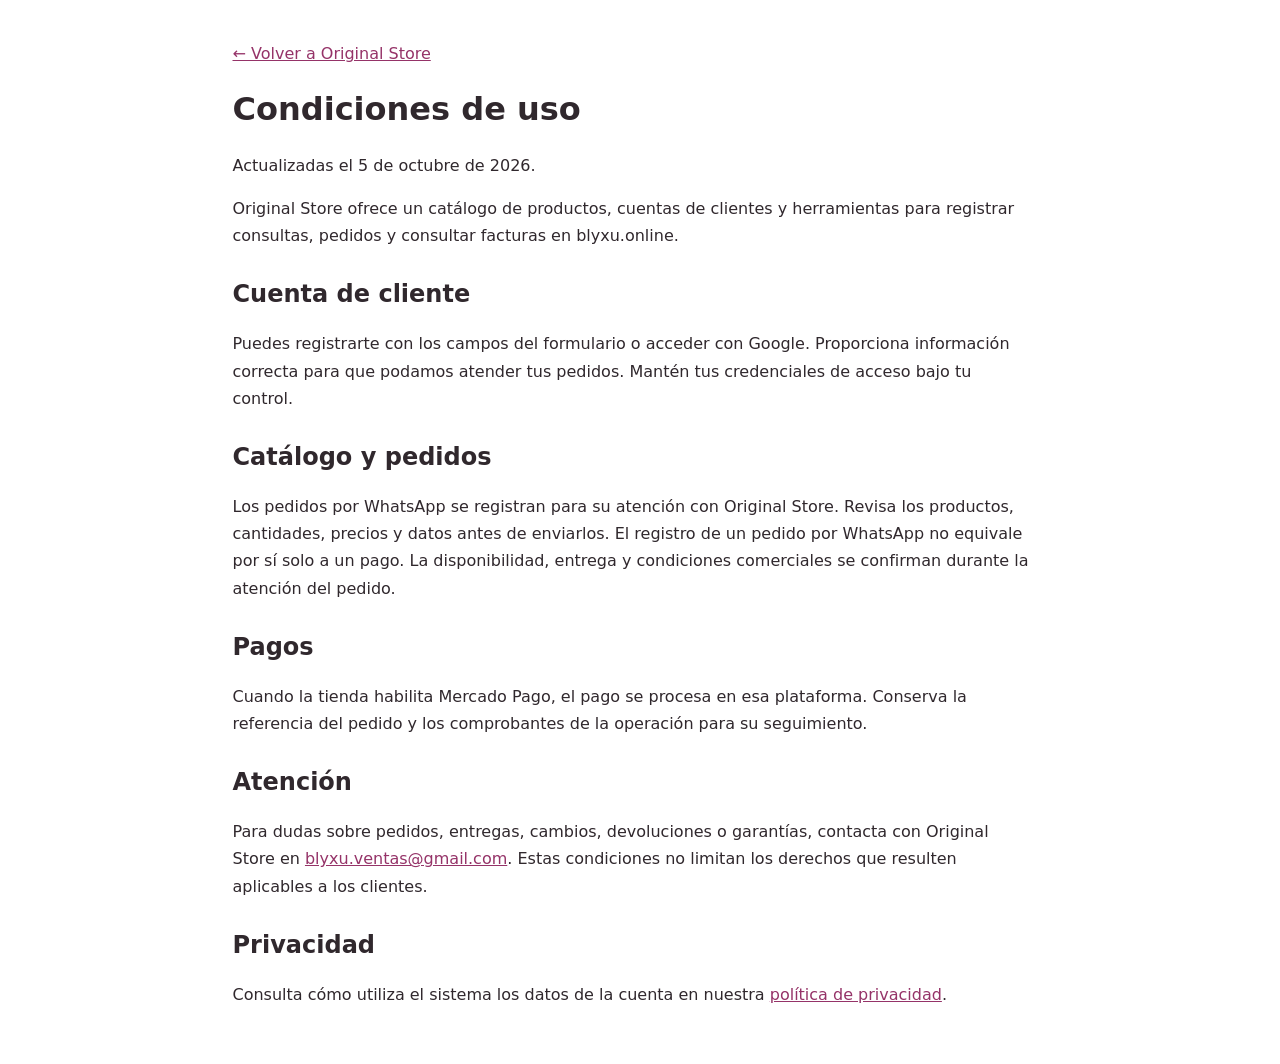
<file: condiciones.html>
<!doctype html>
<html lang="es"><head><meta charset="utf-8"><meta name="viewport" content="width=device-width,initial-scale=1"><title>Condiciones de uso | Original Store</title><style>body{margin:0;background:#ffffff;color:#3e2332;font:16px/1.7 system-ui}main{max-width:800px;margin:auto;padding:40px 24px}a{color:#953368}h1,h2{line-height:1.3}h2{margin-top:30px}</style>    <link rel="stylesheet" href="original-store-theme.css?v=20261007-22">
    <link rel="stylesheet" href="original-store-boutique.css?v=brand-controls-20261016">
<meta name="robots" content="index, follow, max-image-preview:large">
<link rel="canonical" href="https://aloriginalstore.online/condiciones.html">
    <script src="original-store-brand.js?v=whatsapp-20261016"></script>
</head><body><main>
<a href="index.html">← Volver a Original Store</a><h1>Condiciones de uso</h1><p>Actualizadas el 5 de octubre de 2026.</p>
<p>Original Store ofrece un catálogo de productos, cuentas de clientes y herramientas para registrar consultas, pedidos y consultar facturas en blyxu.online.</p>
<h2>Cuenta de cliente</h2><p>Puedes registrarte con los campos del formulario o acceder con Google. Proporciona información correcta para que podamos atender tus pedidos. Mantén tus credenciales de acceso bajo tu control.</p>
<h2>Catálogo y pedidos</h2><p>Los pedidos por WhatsApp se registran para su atención con Original Store. Revisa los productos, cantidades, precios y datos antes de enviarlos. El registro de un pedido por WhatsApp no equivale por sí solo a un pago. La disponibilidad, entrega y condiciones comerciales se confirman durante la atención del pedido.</p>
<h2>Pagos</h2><p>Cuando la tienda habilita Mercado Pago, el pago se procesa en esa plataforma. Conserva la referencia del pedido y los comprobantes de la operación para su seguimiento.</p>
<h2>Atención</h2><p>Para dudas sobre pedidos, entregas, cambios, devoluciones o garantías, contacta con Original Store en <a href="mailto:blyxu.ventas@gmail.com">blyxu.ventas@gmail.com</a>. Estas condiciones no limitan los derechos que resulten aplicables a los clientes.</p>
<h2>Privacidad</h2><p>Consulta cómo utiliza el sistema los datos de la cuenta en nuestra <a href="privacidad.html">política de privacidad</a>.</p>
</main></body></html>
</file>
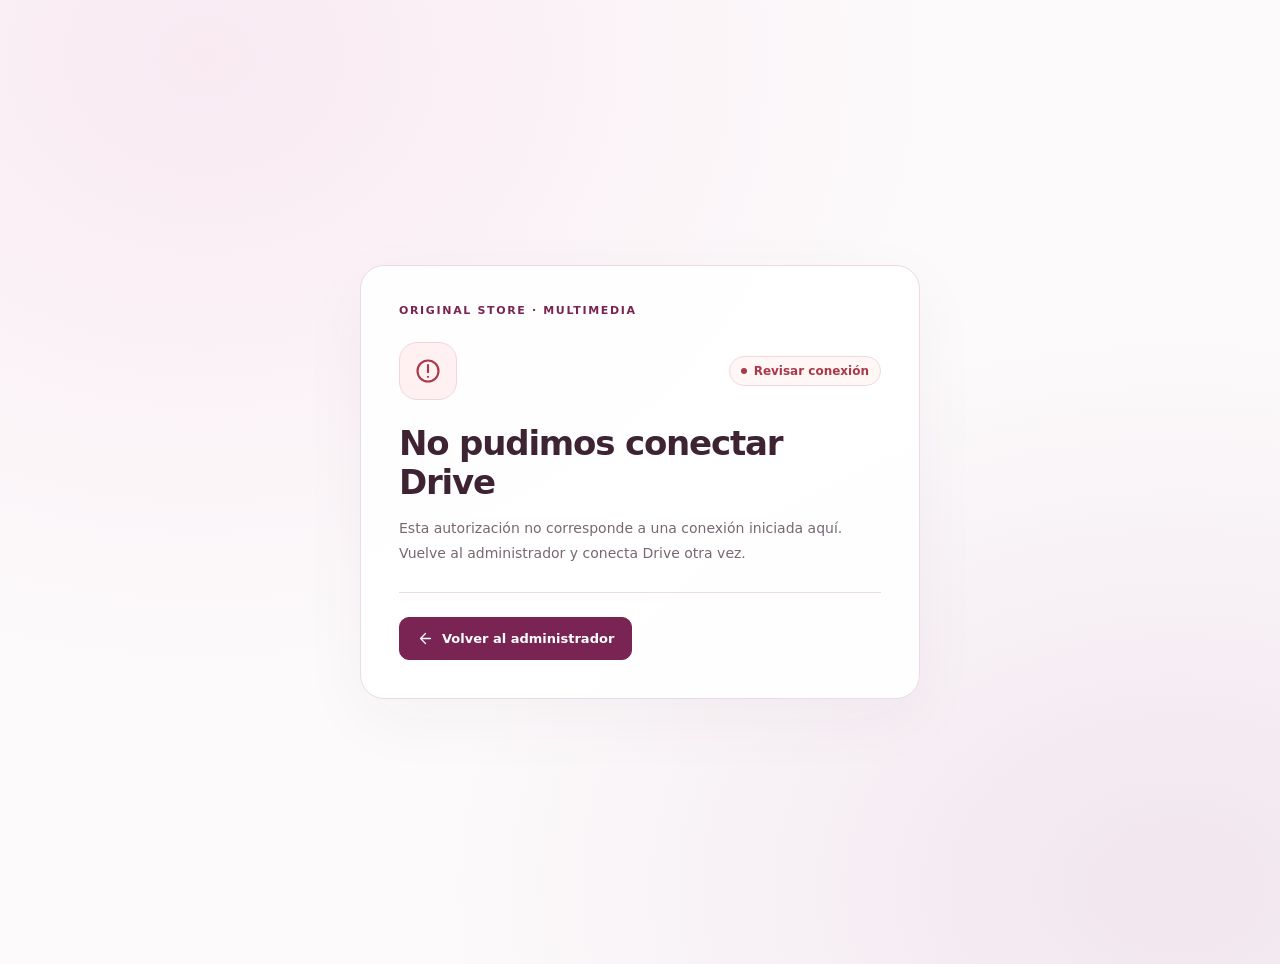
<file: drive-callback.html>
<!doctype html>
<html lang="es">
<head>
<meta charset="utf-8"><meta name="viewport" content="width=device-width,initial-scale=1"><meta name="robots" content="noindex">
<title>Conectar Drive — Original Store</title>
<link rel="stylesheet" href="drive-ui.css?v=original-store-drive-ui-20261013">
<script src="backend-config.js?v=original-store-cutover-20261013"></script>
<script src="drive-callback.js?v=original-store-drive-ui-20261013" defer></script>
    <script src="original-store-brand.js?v=whatsapp-20261016"></script>
</head>
<body class="drive-page">
<main class="drive-result" id="drive-result" data-state="loading" aria-labelledby="drive-heading">
<span class="drive-eyebrow">Original Store · Multimedia</span>
<div class="drive-result-top">
<div class="drive-result-icon" id="drive-result-icon" aria-hidden="true"><svg viewBox="0 0 24 24" fill="none" stroke="currentColor" stroke-width="1.8" stroke-linecap="round"><path d="M20 12a8 8 0 1 1-8-8"/></svg></div>
<span class="drive-pill" id="drive-result-badge">En proceso</span>
</div>
<h1 id="drive-heading">Conectando Drive</h1>
<p id="drive-status" role="status" aria-live="polite">Estamos comprobando la autorización de tu cuenta.</p>
<div class="drive-folder" id="drive-folder" hidden><span>Carpeta de imágenes</span><strong id="drive-folder-name"></strong></div>
<div class="drive-result-actions"><a class="drive-button" id="drive-return" href="administrativo.html"><svg viewBox="0 0 24 24" fill="none" stroke="currentColor" stroke-width="1.8" stroke-linecap="round" stroke-linejoin="round" aria-hidden="true"><path d="m12 5-7 7 7 7M5 12h14"/></svg>Volver al administrador</a></div>
</main>
</body></html>
</file>
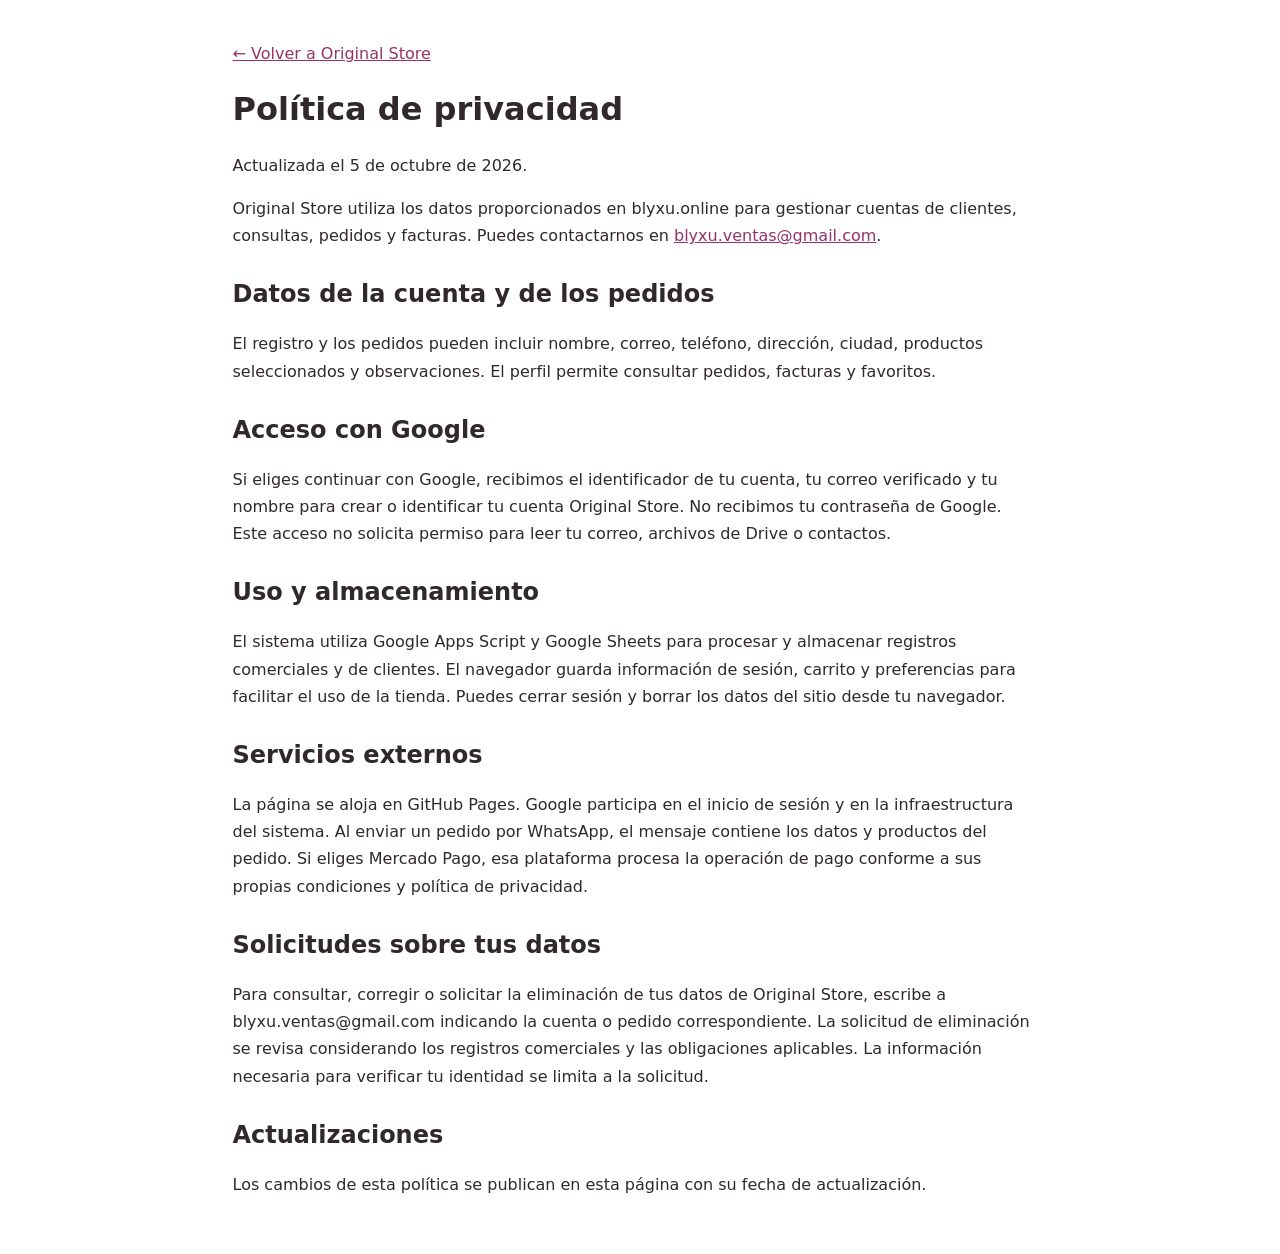
<file: privacidad.html>
<!doctype html>
<html lang="es"><head><meta charset="utf-8"><meta name="viewport" content="width=device-width,initial-scale=1"><title>Privacidad | Original Store</title><style>body{margin:0;background:#ffffff;color:#3e2332;font:16px/1.7 system-ui}main{max-width:800px;margin:auto;padding:40px 24px}a{color:#953368}h1,h2{line-height:1.3}h2{margin-top:30px}</style>    <link rel="stylesheet" href="original-store-theme.css?v=20261007-22">
    <link rel="stylesheet" href="original-store-boutique.css?v=brand-controls-20261016">
<meta name="robots" content="index, follow, max-image-preview:large">
<link rel="canonical" href="https://aloriginalstore.online/privacidad.html">
    <script src="original-store-brand.js?v=whatsapp-20261016"></script>
</head><body><main>
<a href="index.html">← Volver a Original Store</a><h1>Política de privacidad</h1><p>Actualizada el 5 de octubre de 2026.</p>
<p>Original Store utiliza los datos proporcionados en blyxu.online para gestionar cuentas de clientes, consultas, pedidos y facturas. Puedes contactarnos en <a href="mailto:blyxu.ventas@gmail.com">blyxu.ventas@gmail.com</a>.</p>
<h2>Datos de la cuenta y de los pedidos</h2><p>El registro y los pedidos pueden incluir nombre, correo, teléfono, dirección, ciudad, productos seleccionados y observaciones. El perfil permite consultar pedidos, facturas y favoritos.</p>
<h2>Acceso con Google</h2><p>Si eliges continuar con Google, recibimos el identificador de tu cuenta, tu correo verificado y tu nombre para crear o identificar tu cuenta Original Store. No recibimos tu contraseña de Google. Este acceso no solicita permiso para leer tu correo, archivos de Drive o contactos.</p>
<h2>Uso y almacenamiento</h2><p>El sistema utiliza Google Apps Script y Google Sheets para procesar y almacenar registros comerciales y de clientes. El navegador guarda información de sesión, carrito y preferencias para facilitar el uso de la tienda. Puedes cerrar sesión y borrar los datos del sitio desde tu navegador.</p>
<h2>Servicios externos</h2><p>La página se aloja en GitHub Pages. Google participa en el inicio de sesión y en la infraestructura del sistema. Al enviar un pedido por WhatsApp, el mensaje contiene los datos y productos del pedido. Si eliges Mercado Pago, esa plataforma procesa la operación de pago conforme a sus propias condiciones y política de privacidad.</p>
<h2>Solicitudes sobre tus datos</h2><p>Para consultar, corregir o solicitar la eliminación de tus datos de Original Store, escribe a blyxu.ventas@gmail.com indicando la cuenta o pedido correspondiente. La solicitud de eliminación se revisa considerando los registros comerciales y las obligaciones aplicables. La información necesaria para verificar tu identidad se limita a la solicitud.</p>
<h2>Actualizaciones</h2><p>Los cambios de esta política se publican en esta página con su fecha de actualización.</p>
</main></body></html>
</file>
<file: original-store-theme.css>
/* Original Store: blush pink backgrounds and raspberry fuchsia accents. */
:root, html body {
  --bg-dark:#fcf7fa; --bg-card:#ffffff; --primary:#792452; --secondary:#b94486;
  --accent-gold:#b94486; --nav-gold:#792452; --text-main:#3e2332;
  --text-muted:#6e5261; --text-dim:#7c6471; --glass-bg:rgba(255,255,255,.96);
  --glass-border:#e6ccda; --surface-1:#f9eef4; --surface-2:#f3e2eb; --glow:rgba(172,73,126,.18);
  --catalog-surface:#fff; --catalog-line:#e9d5e0; --catalog-ink:#3e2332;
  --catalog-muted:#6e5261; --catalog-accent:#792452;
  --contact-ink:#3e2332; --contact-muted:#6e5261; --contact-surface:#fff;
  --contact-line:#e9d5e0; --contact-line-strong:#d7a6c0; --cp:#792452; --cm:#b94486;
  color-scheme:light;
}
html body {background:#fcf7fa !important;color:#3e2332 !important;}
html body .bg-animation {background:radial-gradient(ellipse at 10% 12%,#f6dfeb 0,transparent 48%),radial-gradient(ellipse at 90% 50%,#fce7f3 0,transparent 48%) !important;opacity:.65 !important;}
html body #particles-canvas {opacity:.12;}
html body .navbar {background:rgba(255,255,255,.97) !important;border-bottom:1px solid #e9d5e0 !important;box-shadow:0 4px 24px #7924520a !important;}
html body .navbar .nav-logo {display:flex;align-items:center;flex-shrink:0;}
html body .nav-logo img {width:86px !important;height:76px !important;max-width:none !important;object-fit:contain !important;padding:7px !important;background:#792452 !important;border-radius:16px;filter:none !important;mix-blend-mode:normal !important;}
html body .navbar .nav-links {background:#faf0f5 !important;border-color:#e9d5e0 !important;}
html body .navbar .nav-links a {color:#6e5261 !important;}
html body .navbar .nav-links a:is(:hover,.active) {background:#f3dfea !important;color:#5c193d !important;}
html body .nav-actions :is(.nav-icon,.nav-icon-btn) {background:#fff !important;color:#792452 !important;border-color:#e6ccda !important;}
html body .nav-actions .nav-ally-btn {
  display:inline-flex !important;align-items:center;justify-content:center;gap:8px;
  min-height:48px;padding:6px 12px;border:1px solid #b17bd2;border-radius:8px;
  background:linear-gradient(135deg,#f0dffc,#dab3ed) !important;color:#542c6b !important;
  font-size:12px;font-weight:600;text-decoration:none;flex-shrink:0;
  box-shadow:0 4px 16px #8e46b51c !important;transition:background .2s,box-shadow .2s;
}
html body .nav-actions .nav-ally-btn:hover {background:linear-gradient(135deg,#e4c7f4,#ce9fe4) !important;box-shadow:0 5px 20px #8e46b52e !important;}
html body .nav-actions .nav-ally-btn .nav-ally-mark {display:block;position:relative;width:63px;height:44px;overflow:hidden;flex-shrink:0;}
html body .nav-actions .nav-ally-btn .nav-ally-mark img {position:absolute;left:-16px;top:-29px;width:100px !important;height:100px !important;max-width:none;object-fit:contain;mix-blend-mode:normal !important;filter:none !important;}
html body .main-banner {background:#f8e9f1 !important;}
html body .main-banner-slide.is-placeholder {background:radial-gradient(ellipse at 15% 30%,#eec6dc,transparent 60%),radial-gradient(ellipse at 90% 80%,#f7dced,transparent 55%),#fcf5f9 !important;}
html body .main-banner-slide.is-placeholder .main-banner-fallback-media {display:none !important;}
html body .main-banner-overlay {background:linear-gradient(0deg,#fcf7facc,transparent 55%) !important;}
html body .main-banner-slide.is-placeholder .main-banner-overlay {background:none !important;}
html body .main-banner-content {position:absolute !important;inset:0 !important;display:flex !important;flex-direction:column !important;align-items:center !important;justify-content:center !important;gap:24px !important;padding:36px 24px !important;text-shadow:none !important;}
html body .main-banner-title {margin:0 !important;width:auto !important;}
html body .main-banner-slide img.original-store-hero-logo {position:relative !important;inset:auto !important;display:block !important;width:clamp(200px,28vw,340px) !important;height:auto !important;padding:24px !important;background:#792452 !important;border:1px solid #ffffff80;border-radius:32px;object-fit:contain !important;filter:none !important;opacity:1 !important;box-shadow:0 18px 50px #7924521f;}
html body .main-banner-actions {position:relative !important;left:auto !important;bottom:auto !important;transform:none !important;margin:0 !important;width:auto !important;display:flex !important;flex-wrap:wrap;justify-content:center;gap:12px;pointer-events:auto;}
html body .main-banner-btn {background:#792452 !important;color:#fff !important;border:1px solid #792452 !important;box-shadow:0 6px 18px #79245218 !important;border-radius:999px !important;text-shadow:none !important;}
html body .main-banner-btn + .main-banner-btn {background:#fbe6f2 !important;color:#953368 !important;border-color:#e6b9d3 !important;}
html body .main-banner-desc {position:relative !important;inset:auto !important;transform:none !important;margin:0 !important;padding:10px 18px;border-radius:12px;background:#ffffffee;color:#3e2332 !important;}
html body .main-banner-arrow {background:#ffffffdd !important;color:#792452 !important;border-color:#e6ccda !important;}
html body .main-banner-dot.active {background:#b94486 !important;}
html body .hero-promo-inject:empty {display:none;}
html body .products-grid .product-card {background:#fff !important;border-color:#e9d5e0 !important;border-radius:16px !important;box-shadow:0 5px 20px #79245208 !important;}
html body .products-grid .product-card:hover {border-color:#ca7da7 !important;box-shadow:0 10px 26px #79245212 !important;}
html body .products-grid .product-card .product-card-img {background:#f8edf3 !important;}
html body .products-grid .product-card :is(.product-card-favorite,.product-card-quick) {background:#ffffffed !important;color:#792452 !important;border-color:#e6ccda !important;}
html body .products-grid .product-card .product-card-favorite:is(:hover,.active) {background:#fbe6f2 !important;color:#b94486 !important;border-color:#e6b9d3 !important;}
html body .products-grid .product-card .product-card-badge {background:#fbe6f2 !important;color:#953368 !important;border-color:#e6b9d3 !important;box-shadow:none !important;}
html body .products-grid .product-card .badge-new {background:#f3dfea !important;color:#5c193d !important;border-color:#d7a6c0 !important;}
html body .collection-section .catalog-filter-bar :is(.category-select-wrap,.price-slider-wrap) {background:#fff !important;color:#3e2332 !important;border-color:#e6ccda !important;border-radius:12px !important;}
html body .collection-section .catalog-filter-bar :is(svg,select,.glass-select-text,.glass-select-arrow,span) {color:#792452 !important;}
html body .collection-section .catalog-filter-bar input[type=range] {accent-color:#792452 !important;}
html body .collection-section .catalog-filter-bar input[type=range]::-webkit-slider-runnable-track {background:#e6ccda !important;}
html body .collection-section .catalog-filter-bar input[type=range]::-webkit-slider-thumb {background:#792452 !important;border-color:#792452 !important;}
html body .collection-section .catalog-filter-bar input[type=range]::-moz-range-thumb {background:#792452 !important;border-color:#792452 !important;}
html body .collection-section .catalog-filter-bar input[type=range]::-moz-range-track {background:#e6ccda !important;}
html body .footer {background:#f8edf3 !important;border-top:1px solid #e6ccda !important;}
html body :is(input,textarea,select) {caret-color:#792452 !important;accent-color:#792452;}
html body :is(a,button,input,textarea,select,[tabindex]):focus-visible {outline:3px solid #b94486 !important;outline-offset:4px;}
html body :is(.wholesale-logo,.mayorista-login-logo,.payments-login-logo,.admin-otp-logo,.sidebar-logo img) {object-fit:contain;padding:12px;background:#792452;border-radius:18px;filter:none !important;mix-blend-mode:normal !important;}
html body .floating-whatsapp-logo {background:#792452 !important;border-radius:12px;}
html body .floating-whatsapp-logo img {filter:none !important;mix-blend-mode:normal !important;}
@media(max-width:600px) {
  html body .nav-logo img {width:65px !important;height:58px !important;padding:5px !important;border-radius:12px;}
  html body .main-banner-content {gap:20px !important;padding:30px 18px !important;}
  html body .main-banner-slide img.original-store-hero-logo {width:min(235px,65vw) !important;padding:20px !important;border-radius:24px;}
  html body .main-banner-actions {width:100% !important;}
  html body .main-banner-btn {padding:14px 18px !important;font-size:12px !important;}
}
/* The full-color logo sits directly on white; strong fuchsia is reserved for actions. */
html body #inicio .main-banner-title {display:block !important;}
html body .nav-logo img {background:transparent !important;width:110px !important;height:88px !important;padding:2px !important;border-radius:0 !important;}
html body .main-banner-slide img.original-store-hero-logo {background:transparent !important;border:0 !important;box-shadow:none !important;padding:0 !important;width:clamp(220px,29vw,350px) !important;border-radius:0 !important;}
html body #inicio .main-banner-btn {background:#b52c78 !important;color:#fff !important;border-color:#b52c78 !important;border-radius:999px !important;}
html body #inicio .main-banner-btn:hover {background:#962363 !important;border-color:#962363 !important;}
html body #inicio .main-banner-btn + .main-banner-btn {background:#fff !important;color:#a1276a !important;border-color:#e4aac9 !important;}
html body #inicio .main-banner-btn + .main-banner-btn:hover {background:#fce8f3 !important;}
html body :is(.wholesale-logo,.mayorista-login-logo,.payments-login-logo,.admin-otp-logo,.sidebar-logo img) {background:#fff !important;filter:none !important;}
html body .floating-whatsapp-logo {background:#fff !important;}
html body .main-banner-content {gap:22px !important;}
html body #inicio .main-banner-slide {min-height:540px !important;}
html body[data-page=carrito] #carrito-seccion {padding-top:220px !important;}
@media(min-width:769px) and (max-width:1480px) {
  html body.product-detail-page #product-detail {margin-top:220px !important;}
}
@media(max-width:600px) {
  html body .nav-logo img {width:84px !important;height:67px !important;padding:0 !important;}
  html body #inicio, html body #inicio .main-banner-track, html body #inicio .main-banner-slide {height:600px !important;min-height:600px !important;}
  html body #inicio .main-banner-content {padding:130px 18px 70px !important;}
  html body[data-page=carrito] #carrito-seccion {padding-top:130px !important;}
  html body .main-banner-slide img.original-store-hero-logo {width:min(250px,68vw) !important;padding:0 !important;}
  html body #inicio .main-banner-actions {width:100% !important;gap:10px !important;}
  html body #inicio .main-banner-btn {min-width:190px !important;}
}
/* Reference palette: soft blush sections, brighter rose gradients and strong actions. */
@media screen {
  :root, html body {
    --bg-dark:#fbe4ed; --bg-card:#fff5f8; --glass-bg:rgba(255,237,244,.97);
    --primary:#d92368; --secondary:#eb4a86; --nav-gold:#d92368; --accent-gold:#d92368;
    --surface-1:#fce2ec; --surface-2:#f8c5d9; --catalog-surface:#fff5f8;
    --contact-surface:#ffedf3; --glass-border:#efb2ca; --catalog-line:#efc0d1;
    --catalog-accent:#c21d5b; --cp:#d92368; --cm:#c21d5b;
    --text-main:#38232d; --catalog-ink:#38232d; --contact-ink:#38232d;
  }
  html body:nth-of-type(1) {
    background:radial-gradient(ellipse at 100% 12%,#f8c1d6 0,transparent 48%),
      radial-gradient(ellipse at 0% 72%,#f9cfde 0,transparent 50%),#fbe4ed !important;
    background-attachment:fixed !important;
  }
  html body .bg-animation {background:none !important;}
  html body .navbar {background:rgba(253,230,238,.97) !important;border-bottom-color:#efb2ca !important;}
  html body .navbar .nav-links {background:#ffedf3 !important;border-color:#efc0d1 !important;}
  html body .navbar .nav-links a:is(:hover,.active) {background:#f8c5d9 !important;color:#b61c54 !important;}
  html body .nav-actions :is(.nav-icon,.nav-icon-btn) {color:#b61c54 !important;background:#fff1f6 !important;border-color:#efb2ca !important;}
  html body #inicio {background:#f6b5ce !important;}
  html body #inicio .main-banner-slide.is-placeholder {
    background:radial-gradient(ellipse at 48% 35%,#f5accb 0,transparent 58%),
      linear-gradient(120deg,#ed89b5 0%,#f3aac9 50%,#e968a0 100%) !important;
  }
  html body #inicio .main-banner-overlay {background:linear-gradient(0deg,#fbe4edcc,transparent 50%) !important;}
  html body #inicio .is-placeholder .main-banner-overlay {background:none !important;}
  html body #inicio .main-banner-btn {background:#d92368 !important;border-color:#d92368 !important;color:#fff !important;box-shadow:0 8px 24px #d9236824 !important;}
  html body #inicio .main-banner-btn:hover {background:#b91c57 !important;border-color:#b91c57 !important;}
  html body #inicio .main-banner-btn + .main-banner-btn {background:#fff1f6 !important;color:#b61c54 !important;border-color:#e99ab8 !important;box-shadow:none !important;}
  html body #inicio .main-banner-btn + .main-banner-btn:hover {background:#f8c5d9 !important;}
  html body .main-banner-dot.active {background:#d92368 !important;}
  html body .home-categories-section {background:#f8ccdc !important;border-color:#efb2ca !important;}
  html body .home-category-track .home-category-pill {background:#ffedf3 !important;border-color:#efb2ca !important;}
  html body :is(.image-marquee-section,.collection-section,.cart-standalone-section,.qr-page-section,.orders-page) {background:transparent !important;}
  html body .products-grid .product-card {background:#fff5f8 !important;border-color:#efc0d1 !important;}
  html body .products-grid .product-card:hover {border-color:#df6895 !important;}
  html body .products-grid .product-card .product-card-img {background:#fce0eb !important;}
  html body .products-grid .product-card .product-card-badge {background:#f9c5d9 !important;color:#a8194d !important;border-color:#e99ab8 !important;}
  html body .image-marquee .is-loading-card {background:#f9d7e4 !important;border-color:#efc0d1 !important;}
  html body .collection-section .catalog-filter-bar :is(.category-select-wrap,.price-slider-wrap) {background:#ffedf3 !important;border-color:#efb2ca !important;}
  html body[data-page=carrito] :is(.cart-table-card,.cart-payment-card) {background:#fff5f8 !important;border-color:#efb2ca !important;}
  html body.product-detail-page #product-detail {background:#fff5f8 !important;border-color:#efb2ca !important;}
  html body.contact-v2[data-page=contact] #contact-page {background:transparent !important;}
  html body.contact-v2[data-page=contact] #contact-page::before {background:linear-gradient(120deg,#efbdd2,#f5cfde) !important;}
  html body.contact-v2[data-page=contact] .contact-hours-timeline {background:#f8ccdc !important;}
  html body .footer {background:#f4b6ce !important;border-top-color:#e99ab8 !important;}
}
@media(max-width:600px) {
  html body .navbar .nav-logo img {width:72px !important;height:58px !important;}
  html body .navbar .nav-actions {gap:6px !important;}
  html body .navbar .nav-search-btn {width:38px !important;min-width:38px !important;padding:0 !important;}
  html body .navbar :is(.customer-account-btn,#cart-btn) {width:38px !important;min-width:38px !important;padding:0 !important;}
  html body .nav-actions .nav-ally-btn {gap:4px;min-height:40px;padding:4px 6px;font-size:11px;}
  html body .nav-actions .nav-ally-btn .nav-ally-mark {width:43px;height:31px;}
  html body .nav-actions .nav-ally-btn .nav-ally-mark img {left:-11px;top:-20px;width:68px !important;height:68px !important;}
}
/* Stronger navigation and catalogue controls; stock notices keep semantic colors. */
@media screen {
  html body #navbar {background:linear-gradient(110deg,#f29bc3,#e65c9d) !important;border-bottom-color:#d63c80 !important;}
  html body #navbar #nav-links {background:#e45191 !important;border-color:#cd3276 !important;}
  html body #navbar #nav-links a {color:#fff !important;}
  html body #navbar #nav-links a:is(:hover,.active) {background:#b71c59 !important;color:#fff !important;}
  html body #navbar .nav-actions :is(.nav-icon,.nav-icon-btn,.customer-account-btn) {background:#b71c59 !important;color:#fff !important;border:1px solid #a61650 !important;box-shadow:0 3px 10px #ad225626 !important;}
  html body #navbar .nav-actions :is(.nav-icon,.nav-icon-btn,.customer-account-btn):hover {background:#991647 !important;}
  html body .navbar .nav-actions :is(.customer-account-label,.customer-account-icon,.nav-search-btn span) {color:#fff !important;}
  html body .collection-section .smart-search {background:#f5a5c8 !important;border:1px solid #d95691 !important;box-shadow:0 4px 16px #b71c5918 !important;}
  html body .collection-section .smart-search input {background:transparent !important;color:#5a1635 !important;border-color:transparent !important;}
  html body .collection-section .smart-search input::placeholder {color:#722447 !important;opacity:1;}
  html body .collection-section .smart-search::before {color:#7f214b !important;}
  html body .collection-section .catalog-filter-bar :is(.category-select-wrap,.price-slider-wrap) {background:#b92363 !important;border-color:#a31b54 !important;color:#fff !important;box-shadow:0 4px 14px #b71c591a !important;}
  html body .collection-section .catalog-filter-bar :is(svg,select,.glass-select-text,.glass-select-arrow,span) {color:#fff !important;}
  html body .collection-section .catalog-filter-bar select {background:transparent !important;}
  html body .collection-section .catalog-filter-bar select option {background:#ffe2ee !important;color:#512c3e !important;}
  html body .collection-section .catalog-filter-bar input[type=range]::-webkit-slider-runnable-track {background:#f3a4c7 !important;}
  html body .collection-section .catalog-filter-bar input[type=range]::-webkit-slider-thumb {background:#fff !important;border-color:#fff !important;}
  html body .collection-section .catalog-filter-bar input[type=range]::-moz-range-track {background:#f3a4c7 !important;}
  html body .collection-section .catalog-filter-bar input[type=range]::-moz-range-thumb {background:#fff !important;border-color:#fff !important;}
  html body .global-search-dialog {background:#ffe1ee !important;border:1px solid #dc6fa0 !important;}
  html body .global-search-input {background:#f7bad5 !important;color:#512c3e !important;border-color:#dc6fa0 !important;}
  html body .global-search-input::placeholder {color:#722447 !important;opacity:1;}
  html body.product-detail-page #product-detail .product-availability-pill,
  html body.product-detail-page #product-detail .product-availability-pill strong,
  html body :is(.product-card-badge.badge-new,.product-card-badge.badge-available,.customer-auth-message.success,.cart-success-icon) {background:#d9f5e4 !important;color:#14623b !important;border-color:#34a96b !important;box-shadow:none !important;}
  html body.product-detail-page #product-detail .product-availability-pill strong {background:transparent !important;}
  html body.product-detail-page #product-detail .product-availability-pill:is(.is-out,.is-out-of-stock),
  html body.product-detail-page #product-detail .product-availability-pill:is(.is-out,.is-out-of-stock) strong,
  html body.product-detail-page #product-detail .product-stock-alert.is-out,
  html body :is(.product-card-badge.badge-out,.customer-auth-message.error,.cart-form-error) {background:#ffe0e4 !important;color:#a41d31 !important;border-color:#e45265 !important;box-shadow:none !important;}
  html body.product-detail-page #product-detail .product-availability-pill:is(.is-out,.is-out-of-stock) strong {background:transparent !important;}
  html body.product-detail-page #product-detail .product-stock-alert.is-low,
  html body :is(.product-card-badge.badge-low,.product-card-badge.badge-featured,.customer-auth-message.warning) {background:#ffedaa !important;color:#785306 !important;border-color:#d49b16 !important;box-shadow:none !important;}
  /* Match the specificity of the catalogue's shared badge overrides. */
  html body .products-grid .product-card .product-card-badge.badge-out {background:#ffe0e4 !important;color:#a41d31 !important;border-color:#e45265 !important;}
  html body .products-grid .product-card .product-card-badge.badge-low {background:#ffedaa !important;color:#785306 !important;border-color:#d49b16 !important;}
  html body .products-grid .product-card .product-card-badge.badge-new {background:#d9f5e4 !important;color:#14623b !important;border-color:#34a96b !important;}
  html body .image-marquee .marquee-item .product-card-badge.badge-low {background:#ffedaa !important;color:#785306 !important;border-color:#d49b16 !important;}
  html body .image-marquee .marquee-item .product-card-badge.badge-out {background:#ffe0e4 !important;color:#a41d31 !important;border-color:#e45265 !important;}
  html body .image-marquee .marquee-item .product-card-badge.badge-new {background:#d9f5e4 !important;color:#14623b !important;border-color:#34a96b !important;}
  html body :is(.product-promo-circle.badge-sale,.detail-promo-badge) {background:#d92368 !important;color:#fff !important;border-color:#be1c59 !important;}
  html body.product-detail-page #product-detail .detail-promo-badge {background:#d92368 !important;color:#fff !important;border-color:#be1c59 !important;}
}
/* Compact ally control, fuchsia banner overlays and readable category menus. */
@media screen {
  html body .nav-actions .nav-ally-btn {box-sizing:border-box;width:104px !important;height:40px !important;min-height:40px !important;padding:4px 7px !important;gap:5px !important;font-size:11px !important;}
  html body .nav-actions .nav-ally-btn .nav-ally-mark {width:43px !important;height:30px !important;}
  html body .nav-actions .nav-ally-btn .nav-ally-mark img {left:-11px !important;top:-20px !important;width:68px !important;height:68px !important;}
  html body .home-ad-section::after {background:linear-gradient(90deg,rgba(185,35,99,.52) 0%,rgba(217,35,104,.28) 42%,rgba(217,35,104,.04) 75%,rgba(185,35,99,.08) 100%) !important;}
  html body .collection-section .smart-search {background:#f39ac1 !important;border-color:#d13a7b !important;box-shadow:0 8px 24px #be236524 !important;}
  html body .collection-section .smart-search::before {border-color:#a61950 !important;box-shadow:none !important;}
  html body .collection-section .smart-search::after {background:#a61950 !important;box-shadow:none !important;}
  html body .collection-section .catalog-filter-bar .custom-glass-dropdown-menu {background:#f8bfd8 !important;border:1px solid #d65e92 !important;box-shadow:0 12px 32px #a6195024 !important;backdrop-filter:none !important;}
  html body .collection-section .catalog-filter-bar .custom-glass-dropdown-menu::before,
  html body .collection-section .catalog-filter-bar .custom-glass-dropdown-menu::after {display:none !important;}
  html body .collection-section .catalog-filter-bar .glass-dropdown-item,
  html body .collection-section .catalog-filter-bar .glass-dropdown-item span {background:transparent !important;color:#59172f !important;}
  html body .collection-section .catalog-filter-bar .glass-dropdown-item:is(:hover,.active) {background:#b92363 !important;color:#fff !important;}
  html body .collection-section .catalog-filter-bar .glass-dropdown-item:is(:hover,.active) span {color:#fff !important;}
  html body .collection-section .catalog-filter-bar .glass-dropdown-item.active::after {background:#fff !important;}
}
/* Visual finish: consistent raspberry tones, softer depth and clear interaction states. */
@media screen {
  :root, html body {
    --primary:#b51f5c; --secondary:#df518d; --catalog-accent:#b51f5c;
    --text-main:#392330; --text-muted:#715262; --catalog-ink:#392330; --catalog-muted:#715262;
  }
  html body #navbar {background:linear-gradient(110deg,#ed94bc,#df649c) !important;border-bottom:1px solid #c74780 !important;box-shadow:0 4px 20px #8e1c4814 !important;}
  html body #navbar #nav-links {background:#bd2866 !important;border-color:#aa215a !important;border-radius:10px !important;}
  html body #navbar #nav-links a {color:#fff !important;text-shadow:none !important;}
  html body #navbar #nav-links a:is(:hover,.active) {background:#941849 !important;color:#fff !important;border-radius:7px !important;}
  html body #navbar .nav-actions :is(.nav-icon,.nav-icon-btn,.customer-account-btn) {background:#b51f5c !important;border-color:#9f174e !important;border-radius:8px !important;box-shadow:0 3px 10px #8e1c4817 !important;transition:background .18s ease,box-shadow .18s ease !important;}
  html body #navbar .nav-actions :is(.nav-icon,.nav-icon-btn,.customer-account-btn):hover {background:#941849 !important;box-shadow:0 4px 12px #8e1c4824 !important;}
  html body .nav-actions .nav-ally-btn {background:linear-gradient(135deg,#ead7f6,#d6b4e8) !important;border-color:#ae7dc9 !important;box-shadow:0 3px 10px #67378614 !important;}
  html body #inicio .main-banner-btn {background:#c82061 !important;border-color:#b81c58 !important;box-shadow:0 6px 18px #9f1c5326 !important;}
  html body #inicio .main-banner-btn:hover {background:#a91951 !important;border-color:#a91951 !important;}
  html body #inicio .main-banner-btn + .main-banner-btn {background:#fce1ee !important;color:#8b1948 !important;border-color:#d16b98 !important;box-shadow:0 3px 10px #9f1c5310 !important;}
  html body #inicio .main-banner-btn + .main-banner-btn:hover {background:#f6bdd7 !important;}
  html body .home-category-track .home-category-pill {background:#fce1ee !important;border-color:#e5a6c2 !important;border-radius:10px !important;transition:background .18s ease,border-color .18s ease !important;}
  html body .home-category-track .home-category-pill:is(:hover,.active,.is-ring-front) {background:#f3b2d0 !important;border-color:#ce6595 !important;box-shadow:0 3px 12px #9f1c5310 !important;}
  html body .home-category-track .home-category-pill :is(span,small) {color:#641d3a !important;}
  html body .collection-section .smart-search {background:#f0a3c6 !important;border-color:#d06d99 !important;box-shadow:0 5px 16px #8e1c4817 !important;}
  html body .collection-section .smart-search:focus-within {border-color:#8b1948 !important;box-shadow:0 0 0 3px #b51f5c26 !important;}
  html body .collection-section .smart-search input {color:#531e36 !important;}
  html body .collection-section .smart-search input::placeholder {color:#6d2948 !important;}
  html body .collection-section .catalog-filter-bar :is(.category-select-wrap,.price-slider-wrap) {background:#b51f5c !important;border-color:#9f174e !important;border-radius:12px !important;box-shadow:0 4px 12px #8e1c4817 !important;}
  html body .collection-section .catalog-filter-bar .custom-glass-dropdown-menu {background:#f7c7dc !important;border-color:#d67aa2 !important;box-shadow:0 10px 26px #8e1c4822 !important;border-radius:12px !important;}
  html body .collection-section .catalog-filter-bar .glass-dropdown-item:is(:hover,.active) {background:#b51f5c !important;}
  html body .products-grid .product-card {background:#fff0f6 !important;border-color:#e7b2c9 !important;box-shadow:0 4px 14px #8e1c480b !important;transition:border-color .18s ease,box-shadow .18s ease !important;}
  html body .products-grid .product-card:hover {border-color:#ce709b !important;box-shadow:0 8px 22px #8e1c481a !important;}
  html body .products-grid .product-card .product-card-info {border-top-color:#efd0dd !important;}
  html body .products-grid .product-card :is(.product-card-favorite,.product-card-quick) {background:#fce6ef !important;color:#8b1948 !important;border-color:#e4a9c3 !important;border-radius:8px !important;box-shadow:0 2px 8px #8e1c4810 !important;}
  html body .products-grid .product-card .product-card-favorite:is(:hover,.active) {background:#f1b7d1 !important;color:#8b1948 !important;border-color:#ce709b !important;}
  html body .home-ad-section {border-color:#dc98b6 !important;box-shadow:0 10px 28px #8e1c481c !important;}
  html body .home-ad-section::after {background:linear-gradient(90deg,rgba(181,31,92,.42),rgba(181,31,92,.2) 42%,rgba(181,31,92,.03) 75%,rgba(181,31,92,.06)) !important;}
  html body :is(.footer-search,.footer-social-icon-link,.footer-admin-link) {background:#fce1ee !important;color:#7d1944 !important;border-color:#d583a8 !important;border-radius:8px !important;}
  html body :is(.footer-search input,.footer-search input::placeholder) {color:#64253f !important;}
  html body :is(a,button,input,textarea,select,[tabindex]):focus-visible {outline:3px solid #7d1944 !important;outline-offset:3px !important;}
  html body #navbar :is(a,button,[tabindex]):focus-visible {outline-color:#fff1f7 !important;}
  html body .collection-section .catalog-filter-bar :is(.category-select-wrap,.price-slider-wrap):focus-within {outline:3px solid #7d1944 !important;outline-offset:3px !important;}
}
@media(prefers-reduced-motion:reduce) {
  html body #navbar .nav-actions :is(.nav-icon,.nav-icon-btn,.customer-account-btn),
  html body .home-category-track .home-category-pill,
  html body .products-grid .product-card {transition:none !important;}
}
/* Warm cream and dusty rose palette inspired by the current reference. */
@media screen {
  :root, html body {
    --bg-dark:#ffe9ee; --bg-card:#fff1f4; --primary:#8a2846; --secondary:#e05780;
    --text-main:#602437; --text-muted:#7d4557; --text-dim:#986574;
    --glass-bg:rgba(250,242,236,.94); --glass-border:#e5acbc;
    --catalog-surface:#fff1f4; --catalog-ink:#602437; --catalog-muted:#7d4557;
    --catalog-accent:#8a2846; --catalog-line:#e5acbc;
    --contact-ink:#602437; --contact-muted:#7d4557; --contact-surface:#fff1f4;
    --contact-line:#e5acbc; --contact-line-strong:#e05780; --cp:#8a2846; --cm:#8a2846;
  }
  html {background:#ffe9ee !important;}
  html body:nth-of-type(1) {background:radial-gradient(ellipse at 95% 10%,#ffcad4,transparent 48%),radial-gradient(ellipse at 0% 70%,#ffcad4,transparent 52%),#ffe9ee !important;color:#602437 !important;}
  html body #navbar {background:transparent !important;border-bottom:0 !important;box-shadow:none !important;backdrop-filter:none !important;transition:transform .24s ease,background .24s ease !important;}
  html body #navbar.scrolled {background:rgba(247,234,225,.88) !important;backdrop-filter:blur(12px) !important;}
  html body #navbar.navigation-is-hidden {transform:translateY(calc(-100% - 4px)) !important;pointer-events:none;}
  html body #navbar #nav-links {background:#ffcad4 !important;border-color:#dda0b3 !important;}
  html body #navbar #nav-links a {color:#602437 !important;}
  html body #navbar #nav-links a:is(:hover,.active) {background:#8a2846 !important;color:#fff !important;}
  html body #navbar .nav-actions :is(.nav-icon,.nav-icon-btn,.customer-account-btn) {background:#8a2846 !important;border-color:#602437 !important;color:#fff !important;box-shadow:0 3px 10px #60243714 !important;}
  html body #navbar .nav-actions :is(.nav-icon,.nav-icon-btn,.customer-account-btn):hover {background:#602437 !important;}
  html body .nav-actions .nav-ally-btn {background:#f2dce4 !important;border-color:#cba4b3 !important;color:#602437 !important;box-shadow:0 3px 10px #60243712 !important;}
  html body .nav-actions .nav-ally-btn:hover {background:#eac2d0 !important;}
  html body #inicio .main-banner-slide.is-placeholder {background:radial-gradient(ellipse at 48% 35%,#ffcad4,transparent 58%),linear-gradient(120deg,#ffcad4,#ffcad4 50%,#e05780) !important;}
  html body #inicio .main-banner-overlay {background:linear-gradient(0deg,#ffcad4bb,transparent 50%) !important;}
  html body #inicio .is-placeholder .main-banner-overlay {background:none !important;}
  html body #inicio .main-banner-btn {background:#8a2846 !important;border-color:#602437 !important;color:#fff !important;box-shadow:0 6px 18px #60243720 !important;}
  html body #inicio .main-banner-btn:hover {background:#602437 !important;}
  html body #inicio .main-banner-btn + .main-banner-btn {background:#ffe9ee !important;border-color:#e05780 !important;color:#8a2846 !important;box-shadow:none !important;}
  html body #inicio .main-banner-btn + .main-banner-btn:hover {background:#ffcad4 !important;}
  html body :is(.main-banner-arrow,.main-banner-dot.active) {color:#8a2846 !important;}
  html body .main-banner-dot.active {background:#8a2846 !important;}
  html body .home-categories-section {background:#ffcad4 !important;border-color:#dda0b3 !important;}
  html body .home-category-track .home-category-pill {background:#ffe9ee !important;border-color:#e5acbc !important;}
  html body .home-category-track .home-category-pill:is(:hover,.active,.is-ring-front) {background:#f5a9bd !important;border-color:#b9375e !important;box-shadow:none !important;}
  html body .home-category-track .home-category-pill :is(span,small) {color:#8a2846 !important;}
  html body .home-ad-section {border-color:#dda0b3 !important;box-shadow:0 10px 28px #6024371a !important;}
  html body .home-ad-section::after {background:linear-gradient(90deg,rgba(148,82,94,.38),rgba(148,82,94,.18) 42%,rgba(148,82,94,.03) 75%,rgba(148,82,94,.06)) !important;}
  html body .collection-section .smart-search {background:#ffcad4 !important;border-color:#e05780 !important;box-shadow:0 5px 16px #60243717 !important;}
  html body .collection-section .smart-search input {color:#602437 !important;}
  html body .collection-section .smart-search input::placeholder {color:#8a2846 !important;}
  html body .collection-section .smart-search::before {border-color:#8a2846 !important;}
  html body .collection-section .smart-search::after {background:#8a2846 !important;}
  html body .collection-section .catalog-filter-bar :is(.category-select-wrap,.price-slider-wrap) {background:#8a2846 !important;border-color:#602437 !important;color:#fff !important;box-shadow:0 4px 12px #60243717 !important;}
  html body .collection-section .catalog-filter-bar .custom-glass-dropdown-menu {background:#ffdee6 !important;border-color:#e05780 !important;box-shadow:0 10px 26px #60243722 !important;}
  html body .collection-section .catalog-filter-bar .glass-dropdown-item,
  html body .collection-section .catalog-filter-bar .glass-dropdown-item span {color:#602437 !important;}
  html body .collection-section .catalog-filter-bar .glass-dropdown-item:is(:hover,.active) {background:#8a2846 !important;color:#fff !important;}
  html body .collection-section .catalog-filter-bar .glass-dropdown-item:is(:hover,.active) span {color:#fff !important;}
  html body .products-grid .product-card {background:#fff1f4 !important;border-color:#e5acbc !important;box-shadow:0 4px 14px #6024370b !important;}
  html body .products-grid .product-card:hover {border-color:#b9375e !important;box-shadow:0 8px 22px #6024371a !important;}
  html body .products-grid .product-card .product-card-img {background:#ffdee6 !important;}
  html body .products-grid .product-card .product-card-info {border-top-color:#f3bac9 !important;}
  html body .products-grid .product-card :is(.product-card-favorite,.product-card-quick) {background:#ffe9ee !important;color:#8a2846 !important;border-color:#dda0b3 !important;}
  html body .products-grid .product-card .product-card-favorite:is(:hover,.active) {background:#f5a9bd !important;color:#8a2846 !important;border-color:#b9375e !important;}
  html body .image-marquee .is-loading-card {background:#ffdee6 !important;border-color:#e5acbc !important;}
  html body :is(.global-search-dialog,.global-search-input) {background:#ffe9ee !important;color:#602437 !important;border-color:#dda0b3 !important;}
  html body[data-page=carrito] :is(.cart-table-card,.cart-payment-card),
  html body.product-detail-page #product-detail {background:#fff1f4 !important;border-color:#e5acbc !important;}
  html body.contact-v2[data-page=contact] #contact-page::before {background:linear-gradient(120deg,#ffdee6,#fff1f4) !important;}
  html body.contact-v2[data-page=contact] .contact-hours-timeline {background:#ffcad4 !important;}
  html body .footer {background:#ffcad4 !important;border-color:#e05780 !important;}
  html body :is(.footer-search,.footer-social-icon-link,.footer-admin-link) {background:#ffe9ee !important;color:#8a2846 !important;border-color:#e05780 !important;}
  html body :is(.footer-search input,.footer-search input::placeholder) {color:#602437 !important;}
  html body :is(a,button,input,textarea,select,[tabindex]):focus-visible {outline-color:#8a2846 !important;}
}
@media(prefers-reduced-motion:reduce) {html body #navbar {transition:none !important;}}
/* Silver side logo, smaller ally mark and coordinated login surfaces. */
@media screen {
  html body .nav-logo img[src^="original-store-brand"] {background:#8a2846 !important;border-radius:10px !important;padding:7px !important;}
  html body #inicio .main-banner-title,
  html body #inicio .original-store-hero-logo {display:none !important;}
  html body .nav-actions .nav-ally-btn .nav-ally-mark {width:33px !important;height:24px !important;}
  html body .nav-actions .nav-ally-btn .nav-ally-mark img {width:52px !important;height:52px !important;left:-8px !important;top:-15px !important;}
  html body #navbar #nav-links {gap:12px !important;padding:5px 9px !important;}
  html body #navbar #nav-links a {line-height:1.35 !important;padding:0 14px !important;}
  html body #navbar #nav-links li + li::before {left:-7px !important;top:10px !important;bottom:10px !important;background:#b9375e !important;opacity:.65 !important;}
  html body #mayorista-login-screen,
  html body #qr-login-overlay,
  html body #admin-login-screen,
  html body #customer-auth-modal {background:radial-gradient(ellipse at 30% 20%,#ffcad4,transparent 60%),#ffe9ee !important;}
  html body #mayorista-login-screen .mayorista-login-card,
  html body #qr-login-overlay .payments-login-panel,
  html body #admin-login-screen #admin-login-box,
  html body #customer-auth-modal .customer-auth-dialog {background:#ffdee6 !important;border:1px solid #e4a4b5 !important;box-shadow:0 18px 48px #60243722 !important;color:#602437 !important;}
  html body #mayorista-login-screen :is(.mayorista-login-kicker,.ml-subtitle,.mayorista-login-back),
  html body #qr-login-overlay :is(.payments-login-kicker,.pl-subtitle,.qr-back-link),
  html body #admin-login-box :is(.admin-otp-kicker,.admin-otp-sub,.admin-otp-back) {color:#8a2846 !important;}
  html body #mayorista-login-screen #mayorista-login-title,
  html body #qr-login-overlay #qr-title,
  html body #admin-login-box .admin-otp-title {color:#602437 !important;-webkit-text-fill-color:#602437 !important;}
  html body #mayorista-login-screen .pin-digit,
  html body #qr-login-overlay .qr-pin-digit,
  html body #admin-login-box .admin-otp-digit,
  html body #customer-auth-modal :is(input,select,textarea) {background:#ffcad4 !important;color:#602437 !important;border:1px solid #e05780 !important;box-shadow:inset 0 1px 2px #6024370a !important;}
  html body #mayorista-login-screen .pin-digit:focus,
  html body #qr-login-overlay .qr-pin-digit:focus,
  html body #admin-login-box .admin-otp-digit:focus,
  html body #customer-auth-modal :is(input,select,textarea):focus {background:#ffdee6 !important;border-color:#8a2846 !important;outline:2px solid #8a2846 !important;outline-offset:3px;}
  html body #mayorista-login-screen .pin-wrap::before,
  html body #qr-login-overlay .qr-pin-wrap::before {background:none !important;animation:none !important;}
  html body #mayorista-login-screen .mayorista-login-button,
  html body #qr-login-overlay #qr-submit-btn,
  html body #admin-login-box .admin-otp-submit,
  html body #customer-auth-modal button[type="submit"] {background:#8a2846 !important;color:#fff !important;border:1px solid #602437 !important;box-shadow:0 4px 14px #60243717 !important;}
  html body #mayorista-login-screen .mayorista-login-button:hover,
  html body #qr-login-overlay #qr-submit-btn:hover {background:#602437 !important;}
  html body #mayorista-login-screen .pin-digit.denied,
  html body #qr-login-overlay .qr-pin-digit.denied {background:#ffe0e4 !important;color:#a41d31 !important;border-color:#e45265 !important;}
  html body #mayorista-login-screen .pin-digit.success-digit,
  html body #qr-login-overlay .qr-pin-digit.success-digit {background:#d9f5e4 !important;color:#14623b !important;border-color:#34a96b !important;}
  html body #mayorista-login-screen :is(.mayorista-login-logo,.ml-pill),
  html body #qr-login-overlay :is(.payments-login-logo,.pl-pill),
  html body #admin-login-box .admin-otp-logo {background:transparent !important;opacity:1 !important;}
}
@media(max-width:768px) {
  html body #navbar #nav-links {gap:6px !important;padding:18px !important;}
  html body #navbar #nav-links li + li::before {display:none !important;}
}
/* Rose Royale reference: plum #602437, berry #8a2846, raspberry #b9375e,
   blush #ffcad4 and rose #e05780. No lateral gradient on the home page. */
@media screen {
  :root, html body {--primary:#8a2846;--secondary:#b9375e;--accent-gold:#e05780;--nav-gold:#8a2846;--text-main:#602437;--text-muted:#7d4557;--glass-bg:rgba(255,233,238,.94);}
  html body #navbar.scrolled {background:rgba(255,233,238,.9) !important;}
  html body:nth-of-type(1) {background:#ffe9ee !important;background-image:none !important;}
  html body #inicio,
  html body #inicio .main-banner-slide.is-placeholder {background:#ffcad4 !important;background-image:none !important;}
  html body #inicio .main-banner-overlay {background:none !important;}
  html body .home-ad-section::after {display:none !important;background:none !important;}
  html body .home-ad-section {background:#ffcad4 !important;}
  html body .home-ad-media img {opacity:1 !important;filter:none !important;}
  html body .bg-animation {background:none !important;}
}
/* Clearer color hierarchy in checkout and the contact page. */
@media screen {
  html body #carrito-seccion .cart-table-card {background:#ffe5ec !important;border-color:#d67d98 !important;box-shadow:0 8px 24px #60243710 !important;}
  html body #carrito-seccion .cart-payment-card {background:#ffcad4 !important;border-color:#d67d98 !important;box-shadow:0 8px 24px #60243714 !important;}
  html body #carrito-seccion .cart-table-header {background:#8a2846 !important;border-color:#8a2846 !important;border-radius:8px;}
  html body #carrito-seccion .cart-table-header span {color:#fff !important;}
  html body #carrito-seccion .cart-payment-header {border-color:#e05780 !important;}
  html body #carrito-seccion :is(.cart-payment-header h2,.cart-payment-header h3,.cart-payment-method-label,.cart-input-field label) {color:#602437 !important;}
  html body #carrito-seccion :is(.cart-payment-method-helper,.cart-optional,.cart-sec-trust) {color:#7d4557 !important;}
  html body #carrito-seccion .cart-input-ctrl {background:#ffe9ee !important;color:#602437 !important;border:1px solid #c56382 !important;box-shadow:inset 0 1px 2px #60243705 !important;}
  html body #carrito-seccion .cart-input-ctrl::placeholder {color:#875266 !important;opacity:1 !important;}
  html body #carrito-seccion .cart-input-ctrl:focus {background:#fff1f4 !important;border-color:#8a2846 !important;outline:2px solid #8a2846 !important;outline-offset:2px;}
  html body #carrito-seccion .cart-payment-tabs .cart-payment-choice {background:#f5afc2 !important;color:#602437 !important;border:1px solid #c56382 !important;}
  html body #carrito-seccion .cart-payment-tabs .cart-payment-choice.active {background:#8a2846 !important;color:#fff !important;border-color:#602437 !important;}
  html body #carrito-seccion .cart-payment-choice.active :is(strong,small,span,svg) {color:#fff !important;}
  html body #carrito-seccion :is(.cart-sec-qty-btn,.cart-btn-continue,.cart-btn-browse,.btn-cart-checkout-main) {background:#8a2846 !important;color:#fff !important;border-color:#602437 !important;box-shadow:0 3px 10px #60243716 !important;}
  html body #carrito-seccion :is(.cart-btn-continue,.btn-cart-checkout-main) span {color:#fff !important;}
  html body #carrito-seccion :is(.cart-sec-qty-btn,.cart-btn-continue,.cart-btn-browse,.btn-cart-checkout-main):hover {background:#602437 !important;}
  html body #carrito-seccion .cart-sec-qty-input {background:#ffcad4 !important;color:#602437 !important;}
  html body #carrito-seccion .cart-sec-del-btn {background:#ffe0e4 !important;color:#a41d31 !important;border-color:#e45265 !important;}
  html body #carrito-seccion .cart-summary-total {background:#f4b1c4 !important;border-color:#d67d98 !important;border-radius:8px;}
  html body #carrito-seccion .cart-summary-total :is(span,strong) {color:#602437 !important;}
  html body #carrito-seccion .cart-sec-chip {background:#ffe9ee !important;border-color:#d67d98 !important;color:#8a2846 !important;}
  html body.contact-v2[data-page=contact] {background:#ffe9ee !important;color:#602437 !important;}
  html body.contact-v2[data-page=contact] #contact-page::before {background:#ffe9ee !important;}
  html body.contact-v2[data-page=contact] #contact-page :is(.contact-stage,.contact-clock-zone,.contact-connect,.contact-social-band) {border-color:#d67d98 !important;}
  html body.contact-v2[data-page=contact] #contact-page :is(h1,h2,h3,.contact-kicker,.contact-section-index) {color:#602437 !important;}
  html body.contact-v2[data-page=contact] #contact-page .contact-hero-btn,
  html body.contact-v2[data-page=contact] #contact-page .contact-action:not(.contact-action-soft) {background:#8a2846 !important;color:#fff !important;border-color:#602437 !important;box-shadow:0 4px 14px #60243717 !important;}
  html body.contact-v2[data-page=contact] #contact-page :is(.contact-secondary-btn,.contact-action-soft,.contact-social-link) {background:#ffcad4 !important;color:#602437 !important;border-color:#d67d98 !important;}
  html body.contact-v2[data-page=contact] #contact-page :is(.contact-hero-btn,.contact-action):hover {background:#602437 !important;color:#fff !important;}
  html body.contact-v2[data-page=contact] #contact-page .contact-social-link:hover {background:#f4b1c4 !important;border-color:#8a2846 !important;}
  html body.contact-v2[data-page=contact] #contact-page .contact-social-icon {background:#8a2846 !important;color:#fff !important;border-color:#8a2846 !important;}
  html body.contact-v2[data-page=contact] #contact-page .contact-hours-timeline {background:#ffcad4 !important;border:1px solid #e05780 !important;box-shadow:0 8px 24px #60243712 !important;}
  html body.contact-v2[data-page=contact] #contact-page .contact-hours-timeline::before {background:none !important;border-color:#e05780 !important;}
  html body.contact-v2[data-page=contact] #contact-page .contact-clock-core {background:transparent !important;border:0 !important;box-shadow:none !important;}
  html body.contact-v2[data-page=contact] #contact-page #contact-live-clock {color:#602437 !important;}
  html body.contact-v2[data-page=contact] #contact-page .contact-clock-char {background:transparent !important;color:#602437 !important;}
  html body.contact-v2[data-page=contact] #contact-page :is(.contact-clock-separator,#contact-clock-city) {color:#8a2846 !important;}
  html body.contact-v2[data-page=contact] #contact-page .contact-clock-tick {background:#d47995 !important;opacity:1 !important;}
  html body.contact-v2[data-page=contact] #contact-page .contact-clock-tick:is(.is-active,.is-sweep) {background:#8a2846 !important;}
  html body.contact-v2[data-page=contact] #contact-page .contact-day {background:#ffcad4 !important;border-color:#d67d98 !important;color:#602437 !important;}
  html body.contact-v2[data-page=contact] #contact-page .contact-day.is-today {background:#8a2846 !important;color:#fff !important;border-color:#602437 !important;}
  html body.contact-v2[data-page=contact] #contact-page .contact-day.is-today :is(span,strong) {color:#fff !important;}
  html body.contact-v2[data-page=contact] #contact-page .contact-status-pill {background:#ffe0e4 !important;color:#a41d31 !important;border-color:#e45265 !important;}
  html body.contact-v2[data-page=contact] #contact-page .contact-status-pill.is-open {background:#d9f5e4 !important;color:#14623b !important;border-color:#34a96b !important;}
  html body.contact-v2[data-page=contact] #contact-page :is(.contact-kicker i,.contact-service-note span::before) {background:#b9375e !important;}
}
/* Pure white canvas with illuminated Rose Royale actions. */
@media screen {
  :root, html body {--bg-dark:#fff;--bg-card:#fff;--catalog-surface:#fff;--contact-surface:#fff;}
  html,
  html body:nth-of-type(1),
  html body.contact-v2[data-page=contact],
  html body.contact-v2[data-page=contact] #contact-page::before {background:#fff !important;background-image:none !important;}
  html body #inicio,
  html body #inicio .main-banner-slide.is-placeholder,
  html body :is(.collection-section,.image-marquee-section,.cart-standalone-section,.qr-page-section,.orders-page) {background:#fff !important;background-image:none !important;}
  html body .products-grid .product-card,
  html body .products-grid .product-card .product-card-img,
  html body.product-detail-page #product-detail,
  html body #carrito-seccion :is(.cart-table-card,.cart-payment-card) {background:#fff !important;}
  html body #navbar.scrolled {background:rgba(255,255,255,.96) !important;}
  html body .products-grid .product-card :is(.product-card-favorite,.product-card-quick) {background:#b9375e !important;color:#fff !important;border-color:#b9375e !important;box-shadow:0 3px 12px #b9375e33 !important;transition:background .18s ease,box-shadow .18s ease !important;}
  html body .products-grid .product-card :is(.product-card-favorite,.product-card-quick):is(:hover,:focus-visible,.active) {background:#8a2846 !important;color:#fff !important;border-color:#8a2846 !important;box-shadow:0 0 0 3px #ffcad4,0 5px 20px #b9375e55 !important;}
  html body #navbar .nav-actions :is(.nav-icon,.nav-icon-btn,.customer-account-btn),
  html body #inicio .main-banner-btn:first-child,
  html body #carrito-seccion :is(.cart-btn-continue,.cart-btn-browse,.btn-cart-checkout-main),
  html body.contact-v2[data-page=contact] #contact-page .contact-hero-btn,
  html body.contact-v2[data-page=contact] #contact-page .contact-action:not(.contact-action-soft) {box-shadow:0 4px 16px #b9375e33 !important;transition:background .18s ease,box-shadow .18s ease !important;}
  html body #navbar .nav-actions :is(.nav-icon,.nav-icon-btn,.customer-account-btn):is(:hover,:focus-visible),
  html body #inicio .main-banner-btn:first-child:is(:hover,:focus-visible),
  html body #carrito-seccion :is(.cart-btn-continue,.cart-btn-browse,.btn-cart-checkout-main):is(:hover,:focus-visible),
  html body.contact-v2[data-page=contact] #contact-page .contact-hero-btn:is(:hover,:focus-visible),
  html body.contact-v2[data-page=contact] #contact-page .contact-action:not(.contact-action-soft):is(:hover,:focus-visible) {box-shadow:0 0 0 3px #ffcad4,0 6px 22px #b9375e55 !important;}
  html body .collection-section .catalog-filter-bar .price-slider-wrap {background:#8a2846 !important;background-image:none !important;border-color:#602437 !important;}
  html body .collection-section .catalog-filter-bar .price-slider-wrap:is(:hover,:focus-within) {background:#b9375e !important;background-image:none !important;border-color:#8a2846 !important;box-shadow:0 0 0 3px #ffcad4,0 5px 20px #b9375e44 !important;}
  html body .collection-section .catalog-filter-bar .price-slider-wrap::after {background:none !important;box-shadow:none !important;}
  html body .collection-section .catalog-filter-bar .price-slider-wrap::before {background:linear-gradient(90deg,#ffcad4 0 var(--price-progress),#e05780 var(--price-progress) 100%) !important;box-shadow:none !important;}
  html body .collection-section .catalog-filter-bar .price-slider-wrap :is(span,svg) {color:#fff !important;filter:none !important;}
  html body .collection-section .catalog-filter-bar .price-slider-wrap input[type=range]::-webkit-slider-thumb {background:#ffcad4 !important;border-color:#e05780 !important;}
  html body .collection-section .catalog-filter-bar .price-slider-wrap input[type=range]::-moz-range-thumb {background:#ffcad4 !important;border-color:#e05780 !important;}
}
@media(prefers-reduced-motion:reduce) {
  html body .products-grid .product-card :is(.product-card-favorite,.product-card-quick),
  html body #navbar .nav-actions :is(.nav-icon,.nav-icon-btn,.customer-account-btn),
  html body #inicio .main-banner-btn,
  html body #carrito-seccion :is(.cart-btn-continue,.cart-btn-browse,.btn-cart-checkout-main),
  html body.contact-v2[data-page=contact] #contact-page :is(.contact-hero-btn,.contact-action) {transition:none !important;}
}
/* Boutique navigation: soft rose frame and luminous pill interactions. */
@media screen {
  html body #navbar #nav-links {background:linear-gradient(120deg,#fff1f5,#ffcad4) !important;border:1px solid #edacc0 !important;border-radius:22px !important;padding:7px !important;gap:5px !important;box-shadow:inset 0 1px 0 #fff,0 5px 20px #b9375e16 !important;}
  html body #navbar #nav-links li + li::before {display:none !important;}
  html body #navbar #nav-links a {position:relative !important;min-height:42px !important;padding:0 17px !important;border-radius:16px !important;color:#602437 !important;font-weight:600 !important;letter-spacing:.15px !important;transition:background .2s ease,color .2s ease,box-shadow .2s ease,transform .2s ease !important;}
  html body #navbar #nav-links a:hover {background:#fff5f8 !important;color:#8a2846 !important;border-radius:16px !important;box-shadow:0 3px 10px #b9375e22 !important;transform:translateY(-1px);}
  html body #navbar #nav-links a.active {background:linear-gradient(125deg,#8a2846,#b9375e) !important;color:#fff !important;border-radius:16px !important;box-shadow:inset 0 1px 0 #ffffff30,0 4px 12px #8a284633 !important;}
  html body #navbar #nav-links a.active:hover {background:linear-gradient(125deg,#8a2846,#e05780) !important;box-shadow:0 4px 16px #b9375e44 !important;}
  html body #navbar #nav-links a:focus-visible {outline:2px solid #8a2846 !important;outline-offset:2px !important;}
}
@media screen and (max-width:980px) {
  html body #navbar #nav-links {background:linear-gradient(150deg,#fff5f8,#ffdee6) !important;border-radius:20px !important;padding:16px !important;gap:8px !important;}
  html body #navbar #nav-links a {min-height:46px !important;padding:0 18px !important;}
}
@media(prefers-reduced-motion:reduce) {html body #navbar #nav-links a {transition:none !important;transform:none !important;}}
/* Airier cart controls and a shared rose gradient for storefront actions. */
@media screen {
  html body #carrito-seccion .cart-table-header {padding:13px 16px !important;min-height:46px;line-height:1.4 !important;align-items:center !important;}
  html body #carrito-seccion .cart-sec-row {padding:22px 16px !important;}
  html body #carrito-seccion .cart-sec-qty-stepper {padding:5px !important;gap:6px !important;background:#fff1f5 !important;border:1px solid #edacc0 !important;border-radius:999px !important;box-shadow:none !important;}
  html body #carrito-seccion .cart-sec-qty-btn {width:34px !important;height:34px !important;flex-shrink:0;box-shadow:none !important;}
  html body #carrito-seccion .cart-sec-qty-input {width:36px !important;height:34px !important;padding:0 !important;border-radius:8px !important;background:transparent !important;line-height:34px !important;text-align:center !important;}
  html body #carrito-seccion .cart-sec-qty-input:focus-visible {outline:2px solid #8a2846 !important;outline-offset:1px !important;}
  html body #carrito-seccion .cart-summary-total {padding:14px 18px !important;gap:20px !important;min-height:58px;border:1px solid #edacc0 !important;background:linear-gradient(120deg,#fff1f5,#ffcad4) !important;}
  html body #carrito-seccion .cart-summary-total :is(span,strong) {line-height:1.3 !important;white-space:nowrap !important;}
  html body #carrito-seccion .cart-table-bottom-bar {gap:24px !important;}
  html body #navbar .nav-actions :is(.nav-icon,.nav-icon-btn,.customer-account-btn),
  html body #inicio .main-banner-btn,
  html body .products-grid .product-card :is(.product-card-favorite,.product-card-quick),
  html body #carrito-seccion :is(.cart-sec-qty-btn,.cart-btn-continue,.cart-btn-browse,.btn-cart-checkout-main),
  html body #carrito-seccion .cart-payment-choice.active,
  html body .collection-section .catalog-filter-bar :is(.category-select-wrap,.price-slider-wrap),
  html body.contact-v2[data-page=contact] #contact-page .contact-hero-btn,
  html body.contact-v2[data-page=contact] #contact-page .contact-action:not(.contact-action-soft),
  html body.product-detail-page #product-detail :is(.btn-buy-now,.btn-consult-direct),
  html body .btn-checkout,
  html body #mayorista-login-screen .mayorista-login-button,
  html body #qr-login-overlay #qr-submit-btn,
  html body #customer-auth-modal button[type=submit] {background:linear-gradient(120deg,#8a2846,#b9375e) !important;color:#fff !important;border-color:#8a2846 !important;}
  html body #navbar .nav-actions :is(.nav-icon,.nav-icon-btn,.customer-account-btn):hover,
  html body #inicio .main-banner-btn:hover,
  html body .products-grid .product-card :is(.product-card-favorite,.product-card-quick):is(:hover,.active),
  html body #carrito-seccion :is(.cart-sec-qty-btn,.cart-btn-continue,.cart-btn-browse,.btn-cart-checkout-main):hover,
  html body .collection-section .catalog-filter-bar :is(.category-select-wrap,.price-slider-wrap):is(:hover,:focus-within),
  html body.contact-v2[data-page=contact] #contact-page :is(.contact-hero-btn,.contact-action:not(.contact-action-soft)):hover,
  html body.product-detail-page #product-detail :is(.btn-buy-now,.btn-consult-direct):hover,
  html body .btn-checkout:hover,
  html body #mayorista-login-screen .mayorista-login-button:hover,
  html body #qr-login-overlay #qr-submit-btn:hover {background:linear-gradient(120deg,#8a2846,#e05780) !important;color:#fff !important;}
  html body #inicio .main-banner-btn + .main-banner-btn,
  html body.contact-v2[data-page=contact] #contact-page :is(.contact-secondary-btn,.contact-action-soft,.contact-social-link),
  html body .home-category-track .home-category-pill {background:linear-gradient(120deg,#fff1f5,#ffcad4) !important;color:#602437 !important;border-color:#edacc0 !important;}
  html body #inicio .main-banner-btn + .main-banner-btn:hover,
  html body.contact-v2[data-page=contact] #contact-page :is(.contact-secondary-btn,.contact-action-soft,.contact-social-link):hover,
  html body .home-category-track .home-category-pill:is(:hover,.active,.is-ring-front) {background:linear-gradient(120deg,#ffdee6,#f5afc2) !important;color:#602437 !important;}
}
@media screen and (max-width:768px) {
  html body #carrito-seccion .cart-sec-row {padding:18px 0 !important;}
  html body #carrito-seccion .cart-summary-box {min-width:0 !important;}
  html body #carrito-seccion .cart-summary-total {padding:12px 14px !important;gap:12px !important;}
}
/* New product carousel matches the rose action gradients. */
@media screen {
  html body .image-marquee .marquee-item {border-color:#b9375e !important;}
  html body .image-marquee .marquee-item .marquee-item-info {background:linear-gradient(120deg,#8a2846,#b9375e) !important;border-top-color:#8a2846 !important;color:#fff !important;}
  html body .image-marquee .marquee-item .marquee-item-info strong,
  html body .image-marquee .marquee-item .marquee-item-info > span:not(.skeleton-block) {color:#fff !important;}
  html body .image-marquee .marquee-item:hover {border-color:#8a2846 !important;}
  html body .image-marquee .marquee-item:hover .marquee-item-info {background:linear-gradient(120deg,#8a2846,#e05780) !important;}
}
/* A luminous ally link that keeps the BLYXU mark legible. */
@media screen {
  html body #navbar .nav-actions .nav-ally-btn {background:linear-gradient(120deg,#f8e9ff,#e6baf2) !important;border-color:#54c981 !important;color:#602437 !important;box-shadow:inset 0 1px 0 #ffffffb3,0 0 16px #32e87566,0 3px 12px #1b9e4933 !important;transition:background .2s ease,box-shadow .2s ease,border-color .2s ease !important;}
  html body #navbar .nav-actions .nav-ally-btn:is(:hover,:focus-visible) {background:linear-gradient(120deg,#f3d5ff,#d99feb) !important;border-color:#22c55e !important;box-shadow:inset 0 1px 0 #ffffffb3,0 0 0 3px #b8f7ce,0 0 28px #32e875aa,0 5px 16px #1b9e4955 !important;}
  html body #navbar .nav-actions .nav-ally-btn:focus-visible {outline:2px solid #16803d !important;outline-offset:3px !important;}
}
@media(prefers-reduced-motion:reduce) {html body #navbar .nav-actions .nav-ally-btn {transition:none !important;}}
/* Keep header geometry independent of the active section and page scrollbar. */
@media screen {
  html {scrollbar-gutter:stable;}
  html body #navbar {left:0;right:0;width:auto;box-sizing:border-box;}
  html body #navbar #nav-links {margin:0 !important;}
  html body #navbar #nav-links a {white-space:nowrap !important;}
}
@media screen and (min-width:1481px) {
  html body #navbar {display:grid;grid-template-columns:minmax(110px,1fr) 660px minmax(360px,1fr);column-gap:24px;}
  html body #navbar > .nav-container {display:contents;}
  html body #navbar .nav-logo {grid-column:1;justify-self:start;}
  html body #navbar #nav-links {grid-column:2;width:660px !important;box-sizing:border-box;justify-content:center;justify-self:center;}
  html body #navbar .nav-actions {grid-column:3;justify-self:end;margin-left:0;}
}
@media screen and (min-width:981px) and (max-width:1480px) {
  html body #navbar {display:flex;flex-wrap:wrap;gap:12px;}
  html body #navbar > .nav-container {display:contents;}
  html body #navbar #nav-links {order:3;width:100% !important;box-sizing:border-box;justify-content:center;}
  html body #navbar .nav-actions {margin-left:auto;}
}
/* Brighter header actions and high contrast cart quantities. */
@media screen {
  html body #navbar .nav-actions :is(.nav-icon,.nav-icon-btn,.customer-account-btn) {background:linear-gradient(120deg,#8a2846,#c33d69) !important;box-shadow:inset 0 1px 0 #ffffff40,0 0 18px #e057804d,0 5px 14px #8a28462b !important;}
  html body #navbar .nav-actions :is(.nav-icon,.nav-icon-btn,.customer-account-btn):is(:hover,:focus-visible) {background:linear-gradient(120deg,#a52c54,#e05780) !important;box-shadow:inset 0 1px 0 #ffffff50,0 0 0 3px #ffcad4,0 0 25px #e0578080 !important;}
  html body #navbar .nav-actions .nav-ally-btn {box-shadow:inset 0 1px 0 #ffffffb3,0 0 20px #32e87588,0 4px 14px #1b9e4940 !important;}
  html body #navbar .nav-actions .nav-ally-btn:is(:hover,:focus-visible) {box-shadow:inset 0 1px 0 #ffffffb3,0 0 0 3px #b8f7ce,0 0 30px #32e875bf,0 5px 16px #1b9e4955 !important;}
  html body #navbar #cart-btn {overflow:visible !important;}
  html body #navbar #cart-btn .cart-badge {top:-9px !important;right:-9px !important;width:auto !important;min-width:24px !important;height:24px !important;padding:0 5px !important;box-sizing:border-box !important;border:2px solid #fff !important;border-radius:999px !important;background:#602437 !important;color:#fff !important;-webkit-text-fill-color:#fff !important;font-size:12px !important;font-weight:800 !important;line-height:20px !important;font-variant-numeric:tabular-nums;box-shadow:0 2px 8px #60243740 !important;opacity:1 !important;z-index:2;}
  html body #carrito-seccion .cart-sec-qty-input,
  html body .cart-sidebar .cart-item-qty input {background:#fff !important;color:#602437 !important;-webkit-text-fill-color:#602437 !important;font-size:15px !important;font-weight:800 !important;opacity:1 !important;font-variant-numeric:tabular-nums;}
}
/* Aquamarine ally button with the supplied white BLYXU logo. */
@media screen {
  html body #navbar .nav-actions .nav-ally-btn {background:linear-gradient(120deg,#087c7b,#0c9290) !important;border-color:#087c7b !important;color:#fff !important;box-shadow:inset 0 1px 0 #ffffff40,0 0 18px #24c9be55,0 4px 12px #087c7b33 !important;}
  html body #navbar .nav-actions .nav-ally-btn span {color:#fff !important;}
  html body #navbar .nav-actions .nav-ally-btn:is(:hover,:focus-visible) {background:linear-gradient(120deg,#076d70,#098583) !important;border-color:#076d70 !important;box-shadow:inset 0 1px 0 #ffffff50,0 0 0 3px #b9eee8,0 0 26px #24c9be88 !important;}
  html body #navbar .nav-actions .nav-ally-btn:focus-visible {outline-color:#076d70 !important;}
  html body #navbar .nav-actions .nav-ally-btn .nav-ally-mark img {opacity:1 !important;filter:none !important;mix-blend-mode:normal !important;}
}
@media print {html body {background:#fff !important;} html body .nav-logo img {box-shadow:none !important;}}
</file>
<file: original-store-boutique.css>
/* Boutique storefront. Presentation only: preserve inventory and carousel behavior. */
@media screen {
  html body:not(.admin-graphite) {
    --primary:#87334f; --secondary:#b65172; --nav-gold:#87334f;
    --text-main:#30282d; --text-muted:#71666c; --text-dim:#81757c;
    --catalog-ink:#30282d; --catalog-muted:#71666c; --catalog-line:#eadfe4;
    --catalog-accent:#87334f; --glass-border:#eadfe4;
    --contact-ink:#30282d; --contact-muted:#71666c;
    background:#fff !important; color:#30282d !important;
  }
  html body #navbar {
    background:#fffffffa !important; border-bottom:1px solid #eee7ea !important;
    box-shadow:none !important; padding:12px 4% !important; gap:20px;
  }
  html body #navbar .nav-logo img {
    width:80px !important; height:68px !important; padding:0 !important;
    background:transparent !important; border-radius:0 !important; box-shadow:none !important;
  }
  html body #navbar #nav-links {
    background:transparent !important; border:0 !important; box-shadow:none !important;
    border-radius:0 !important; padding:0 !important; gap:4px !important;
  }
  html body #navbar #nav-links li::before {display:none !important;}
  html body #navbar #nav-links a {
    font-size:12px !important; font-weight:500 !important; letter-spacing:.15px !important;
    text-transform:none !important; padding:10px 12px !important; min-height:40px !important;
    background:transparent !important; color:#51434b !important; border-color:transparent !important;
    border-radius:999px !important; box-shadow:none !important; transform:none !important;
  }
  html body #navbar #nav-links a::after {display:none !important;}
  html body #navbar #nav-links a.active {background:#f8eaf0 !important;color:#87334f !important;font-weight:600 !important;}
  html body #navbar #nav-links a:hover {background:#fcf3f6 !important;color:#87334f !important;}
  html body #navbar .nav-actions {gap:9px !important;}
  html body #navbar .nav-toggle {background:#fff !important;border-color:#eadfe4 !important;border-radius:50% !important;}
  html body #navbar .nav-toggle span {background:#51434b !important;}
  html body #navbar .nav-actions :is(.nav-icon,.nav-icon-btn,.customer-account-btn) {
    background:#fff !important; color:#51434b !important; border:1px solid #eadfe4 !important;
    box-shadow:none !important; border-radius:999px !important; min-height:42px !important;
    height:42px !important; font-size:12px !important; padding:0 13px !important; gap:7px !important;
  }
  html body #navbar .nav-actions :is(.nav-icon,.nav-icon-btn,.customer-account-btn):is(:hover,:focus-visible) {
    background:#f8eaf0 !important;color:#87334f !important;border-color:#c58aa0 !important;
    box-shadow:0 3px 12px #87334f14 !important;
  }
  html body #navbar .nav-actions .customer-account-btn span {white-space:nowrap;}
  html body #navbar .nav-actions :is(.nav-icon-btn,.customer-account-btn) :is(span,svg) {color:inherit !important;-webkit-text-fill-color:currentColor !important;}
  html body #navbar #nav-links li a.active {box-shadow:none !important;}
  html body #navbar #cart-btn {width:42px !important;min-width:42px !important;padding:0 !important;}
  html body #navbar .nav-actions .nav-ally-btn {
    min-height:42px !important;height:42px !important;border-radius:999px !important;
    padding:0 13px !important;font-size:12px !important;gap:7px !important;
    background:linear-gradient(125deg,#087d7b,#139b91) !important;border-color:#087d7b !important;
    color:#fff !important;box-shadow:0 3px 10px #087d7b18 !important;
  }
  html body #navbar .nav-actions .nav-ally-btn:is(:hover,:focus-visible) {
    background:linear-gradient(125deg,#086c6a,#108b82) !important;
    box-shadow:0 4px 16px #087d7b30 !important;
  }
  html body #navbar #cart-btn .cart-badge {background:#87334f !important;min-width:21px !important;height:21px !important;line-height:17px !important;font-size:11px !important;top:-6px !important;right:-5px !important;box-shadow:none !important;}
  html body #inicio {
    width:92% !important;max-width:1440px !important;margin:116px auto 0 !important;
    height:clamp(330px,38vw,570px) !important;min-height:0 !important;border-radius:24px !important;
    border:1px solid #eee7ea !important;overflow:hidden !important;
  }
  html body #inicio .main-banner-slide.is-placeholder {background:#f8edf1 !important;}
  html body #inicio :is(.main-banner-track,.main-banner-slide) {height:100% !important;min-height:0 !important;}
  html body #inicio .main-banner-slide > img {height:100% !important;width:100% !important;object-fit:cover !important;}
  html body #inicio .main-banner-overlay {background:none !important;}
  html body #inicio .main-banner-actions {gap:12px !important;}
  html body #inicio .main-banner-btn {
    min-height:46px !important;padding:12px 23px !important;border-radius:999px !important;
    background:linear-gradient(125deg,#87334f,#ae4969) !important;color:#fff !important;
    border-color:#87334f !important;box-shadow:0 4px 14px #87334f1c !important;
    font-size:13px !important;font-weight:600 !important;letter-spacing:0 !important;
  }
  html body #inicio .main-banner-btn + .main-banner-btn {background:#fffffff2 !important;color:#87334f !important;border-color:#e0becb !important;box-shadow:none !important;}
  html body #inicio .main-banner-btn:hover {background:linear-gradient(125deg,#722840,#963958) !important;}
  html body #inicio .main-banner-btn + .main-banner-btn:hover {background:#f8eaf0 !important;color:#87334f !important;}
  html body #inicio .main-banner-arrow {width:38px !important;height:38px !important;background:#ffffffdf !important;border-color:#ffffffb3 !important;box-shadow:none !important;color:#51434b !important;}
  html body .home-categories-section {background:#fff !important;padding:24px 4% !important;border-top:0 !important;border-bottom:1px solid #eee7ea !important;}
  html body .home-category-track .home-category-pill {
    background:#fff !important;border:1px solid #eadfe4 !important;border-radius:999px !important;
    box-shadow:none !important;color:#51434b !important;
  }
  html body .home-category-track .home-category-pill:is(:hover,.active,.is-ring-front) {background:#f8eaf0 !important;border-color:#dcb3c2 !important;box-shadow:none !important;}
  html body .home-category-track .home-category-pill small {background:#fff !important;border-color:#eadfe4 !important;color:#87334f !important;}
  html body .image-marquee-section {padding:44px 0 !important;border-bottom:0 !important;}
  html body .image-marquee-header {width:92% !important;max-width:1440px !important;margin-bottom:24px !important;}
  html body .image-marquee-header > span {color:#987d89 !important;font-size:10px !important;letter-spacing:2px !important;}
  html body :is(.image-marquee-header h2,.collection-section .section-title,.recommended-section .section-title) {font-size:clamp(24px,2.5vw,34px) !important;font-weight:500 !important;line-height:1.25 !important;letter-spacing:-.7px !important;color:#30282d !important;text-shadow:none !important;}
  html body .image-marquee .marquee-item {
    border:1px solid #eadfe4 !important;border-radius:18px !important;background:#fff !important;
    box-shadow:none !important;overflow:hidden !important;
  }
  html body .image-marquee .marquee-item .marquee-item-info {
    background:#fff !important;border-top:1px solid #f0e8ec !important;color:#30282d !important;
    padding:15px 17px !important;
  }
  html body .image-marquee .marquee-item .marquee-item-info strong {color:#30282d !important;font-weight:500 !important;font-size:12px !important;line-height:1.5 !important;}
  html body .image-marquee .marquee-item .marquee-item-info > span:not(.skeleton-block) {color:#87334f !important;font-weight:600 !important;font-size:15px !important;}
  html body .image-marquee .marquee-item:hover {border-color:#d3a1b4 !important;box-shadow:0 6px 22px #5f344e0c !important;}
  html body .image-marquee .marquee-item:hover .marquee-item-info {background:#fff !important;}
  html body .home-ad-section {width:92% !important;max-width:1440px !important;border-radius:24px !important;border:1px solid #eee7ea !important;box-shadow:none !important;margin:12px auto 48px !important;}
  html body .collection-section {padding:40px 4% 64px !important;}
  html body .collection-section .section-header {gap:24px !important;margin-bottom:30px !important;align-items:center !important;}
  html body .collection-section .catalog-filter-bar :is(.category-select-wrap,.price-slider-wrap) {
    background:#f8eaf0 !important;color:#703047 !important;border:1px solid #e3c4cf !important;
    border-radius:14px !important;box-shadow:none !important;
  }
  html body .collection-section .catalog-filter-bar :is(.category-select-wrap,.price-slider-wrap):is(:hover,:focus-within) {background:#f0d7e2 !important;color:#703047 !important;border-color:#bd7c95 !important;box-shadow:none !important;}
  html body .collection-section .catalog-filter-bar :is(select,select option,#catalog-price-label,#wholesale-price-label) {color:#703047 !important;}
  html body .collection-section .catalog-filter-bar select option {background:#fff !important;color:#30282d !important;}
  html body .collection-section .catalog-filter-bar :is(.glass-select-text,svg) {color:#703047 !important;}
  html body .collection-section .catalog-filter-bar :is(.price-slider-wrap,.category-select-wrap) svg {color:#703047 !important;stroke:currentColor !important;}
  html body .collection-section .catalog-filter-bar .custom-glass-dropdown-menu {background:#fff !important;border:1px solid #eadfe4 !important;border-radius:14px !important;box-shadow:0 10px 30px #30282d12 !important;backdrop-filter:none !important;}
  html body .collection-section .catalog-filter-bar .glass-dropdown-item {color:#51434b !important;}
  html body .collection-section .catalog-filter-bar .glass-dropdown-item:is(:hover,.active) {background:#f8eaf0 !important;color:#87334f !important;}
  html body .collection-section .catalog-filter-bar .glass-dropdown-item span {color:inherit !important;}
  html body .collection-section .smart-search input {background:#fff !important;border:1px solid #e3c4cf !important;border-radius:999px !important;color:#51434b !important;box-shadow:none !important;}
  html body .collection-section .smart-search input::placeholder {color:#81757c !important;}
  html body .collection-section .catalog-filter-bar .price-slider-wrap input[type=range]::-webkit-slider-runnable-track {background:#dbb3c2 !important;}
  html body .collection-section .catalog-filter-bar .price-slider-wrap input[type=range]::-webkit-slider-thumb {background:#87334f !important;border:2px solid #fff !important;}
  html body .collection-section .catalog-filter-bar .price-slider-wrap input[type=range]::-moz-range-track {background:#dbb3c2 !important;}
  html body .collection-section .catalog-filter-bar .price-slider-wrap input[type=range]::-moz-range-thumb {background:#87334f !important;border:2px solid #fff !important;}
  html body .products-grid {gap:20px !important;align-items:start !important;}
  html body .products-grid .product-card {display:flex !important;flex-direction:column !important;background:#fff !important;border:1px solid #eadfe4 !important;border-radius:18px !important;box-shadow:none !important;}
  html body .products-grid .product-card .product-card-img {flex-shrink:0;aspect-ratio:1 !important;width:calc(100% - 16px) !important;height:auto !important;margin:8px 8px 0 !important;border:1px solid #f0e8ec !important;border-radius:12px !important;overflow:hidden !important;background:#faf7f8 !important;}
  html body .products-grid .product-card .product-card-img > img {width:100% !important;height:100% !important;object-fit:cover !important;}
  html body .products-grid .product-card:hover {border-color:#d3a1b4 !important;box-shadow:0 8px 26px #5f344e0c !important;}
  html body .products-grid .product-card .product-card-info {display:flex !important;flex-direction:column !important;flex:0 0 auto !important;padding:14px 16px 16px !important;border-top:0 !important;min-height:0 !important;}
  html body .products-grid .product-card .product-card-desc {margin:4px 0 0 !important;line-height:1.45 !important;}
  html body .products-grid .product-card .product-card-variant {margin:5px 0 0 !important;}
  html body .products-grid .product-card .product-card-colors {margin:8px 0 0 !important;}
  html body .products-grid .product-card .product-card-name {color:#30282d !important;font-size:13px !important;font-weight:500 !important;line-height:1.55 !important;}
  html body .products-grid .product-card .product-price-current {color:#87334f !important;font-weight:650 !important;font-size:21px !important;letter-spacing:-.4px !important;font-variant-numeric:tabular-nums;}
  html body .products-grid .product-card .product-card-price {margin-top:12px !important;padding-top:0 !important;min-height:28px !important;align-items:center !important;}
  html body .products-grid .product-card .product-card-price .old {font-size:12px !important;color:#81757c !important;}
  html body .products-grid .product-card .product-price-discount {background:#f8eaf0 !important;color:#87334f !important;border-radius:999px !important;padding:4px 7px !important;}
  html body .products-grid .product-card :is(.product-card-favorite,.product-card-quick) {background:#fffffff5 !important;color:#87334f !important;border:1px solid #e3c4cf !important;border-radius:50% !important;box-shadow:none !important;}
  html body .products-grid .product-card :is(.product-card-favorite,.product-card-quick):is(:hover,.active) {background:#f8eaf0 !important;color:#87334f !important;}
  html body .products-grid .product-card .product-card-info .catalog-add-btn {
    position:static !important;display:flex !important;align-items:center !important;justify-content:center !important;
    width:100% !important;height:auto !important;min-height:44px !important;margin-top:10px !important;
    padding:11px 12px !important;gap:8px !important;border-radius:999px !important;
    background:linear-gradient(125deg,#87334f,#ae4969) !important;color:#fff !important;
    border:1px solid #87334f !important;font:inherit;font-size:12px !important;font-weight:600 !important;
    opacity:1 !important;transform:none !important;box-shadow:none !important;backdrop-filter:none !important;
    transition:background .18s ease,box-shadow .18s ease !important;
  }
  html body .products-grid .product-card .product-card-info .catalog-add-btn :is(span,svg) {color:inherit !important;}
  html body .products-grid .product-card .product-card-info .catalog-add-btn:hover:not(:disabled) {background:linear-gradient(125deg,#722840,#963958) !important;box-shadow:0 4px 12px #87334f22 !important;}
  html body .products-grid .product-card .product-card-info .catalog-add-btn:disabled {background:#f5f1f3 !important;border-color:#eadfe4 !important;color:#8a7c83 !important;cursor:not-allowed;}
  html body .products-grid .product-card .product-card-info .catalog-add-btn:focus-visible {outline:2px solid #87334f !important;outline-offset:3px !important;}
  html body.product-detail-page #product-detail .product-info {background:#fff !important;}
  html body.product-detail-page #product-detail {border:0 !important;border-radius:24px !important;gap:clamp(24px,4vw,56px) !important;align-items:start !important;overflow:visible !important;}
  html body.product-detail-page #product-detail .product-gallery {padding:18px !important;border:1px solid #f0e8ec !important;border-radius:24px !important;background:#faf8f9 !important;}
  html body.product-detail-page #product-detail .product-main-img {border-radius:18px !important;background:#fff !important;}
  html body.product-detail-page #product-detail .product-info {padding:20px 0 !important;border:0 !important;gap:20px !important;}
  html body.product-detail-page #product-detail .product-info-actions {order:5 !important;}
  html body.product-detail-page #product-detail .product-perks {order:6 !important;}
  html body.product-detail-page #product-detail .product-details-block {order:7 !important;}
  html body.product-detail-page #product-detail .detail-variant-chip {border-radius:12px !important;border-color:#eadfe4 !important;}
  html body.product-detail-page #product-detail .detail-variant-chip.active {border-color:#87334f !important;background:#f8eaf0 !important;}
  html body.product-detail-page #product-detail .product-info-name {color:#30282d !important;font-size:clamp(26px,2.6vw,36px) !important;font-weight:600 !important;line-height:1.2 !important;}
  html body.product-detail-page #product-detail .gallery-thumb {border-radius:12px !important;background:#fff !important;border-color:#eadfe4 !important;}
  html body.product-detail-page #product-detail .gallery-thumb.active {border-color:#87334f !important;}
  html body.product-detail-page #product-detail .product-details-block {padding-top:0 !important;border-top:0 !important;gap:16px !important;}
  html body.product-detail-page #product-detail .detail-description-accordion {padding:0 !important;background:transparent !important;border:0 !important;border-top:1px solid #eadfe4 !important;border-bottom:1px solid #eadfe4 !important;border-radius:0 !important;box-shadow:none !important;}
  html body.product-detail-page #product-detail .detail-description-accordion summary {display:flex !important;align-items:center;justify-content:space-between;min-height:52px;padding:14px 0;cursor:pointer;list-style:none;color:#51434b !important;font-size:12px !important;letter-spacing:.2px !important;text-transform:none !important;font-weight:600 !important;}
  html body.product-detail-page #product-detail .detail-description-accordion summary::-webkit-details-marker {display:none;}
  html body.product-detail-page #product-detail .detail-description-accordion summary span {font-size:22px;line-height:1;color:#87334f !important;transition:transform .15s;}
  html body.product-detail-page #product-detail .detail-description-accordion[open] summary span {transform:rotate(45deg);}
  html body.product-detail-page #product-detail .detail-description-accordion summary:focus-visible {outline:2px solid #87334f;outline-offset:3px;}
  html body.product-detail-page #product-detail .detail-description-accordion .product-info-desc {margin:0 !important;padding:0 0 18px !important;white-space:pre-line;}
  html body.product-detail-page #product-detail .btn-save-favorite-detail {border-radius:50% !important;background:#fff !important;}
  html body.product-detail-page #product-detail .product-perks {border-color:#eadfe4 !important;gap:12px 20px !important;}
  html body.product-detail-page #product-detail #detail-price {font-size:clamp(30px,3vw,42px) !important;color:#87334f !important;font-weight:650 !important;letter-spacing:-1px !important;font-variant-numeric:tabular-nums;}
  html body.product-detail-page #product-detail #detail-old-price {color:#81757c !important;}
  html body.product-detail-page #product-detail #btn-add-to-cart-detail {min-height:52px !important;font-size:14px !important;font-weight:600 !important;letter-spacing:0 !important;}
  html body.product-detail-page #product-detail #btn-add-to-cart-detail:disabled {background:#f5f1f3 !important;border-color:#eadfe4 !important;color:#8a7c83 !important;box-shadow:none !important;}
  html body :is(.products-grid .product-card,.image-marquee .marquee-item) .product-card-badge.badge-out {background:#fff0f1 !important;color:#a6293c !important;border:1px solid #e7a6b0 !important;}
  html body :is(.products-grid .product-card,.image-marquee .marquee-item) .product-card-badge.badge-low {background:#fff5d9 !important;color:#806008 !important;border:1px solid #e7ca75 !important;}
  html body :is(.products-grid .product-card,.image-marquee .marquee-item) .product-card-badge.badge-new {background:#e7f5ee !important;color:#27684d !important;border:1px solid #a2d2ba !important;}
  html body .footer {border-top:1px solid #eee7ea !important;padding-top:36px !important;gap:32px !important;}
  html body .footer .footer-bottom {border-color:#eee7ea !important;}
  html body #carrito-seccion :is(.cart-table-card,.cart-payment-card) {border:1px solid #eadfe4 !important;border-radius:18px !important;box-shadow:none !important;}
  html body #carrito-seccion .cart-summary-total {background:#f8eaf0 !important;border-color:#e3c4cf !important;color:#703047 !important;}
  html body #carrito-seccion .cart-payment-form :is(input,textarea,select) {background:#fff !important;border-color:#e3c4cf !important;border-radius:10px !important;color:#51434b !important;}
  html body #carrito-seccion .cart-payment-form :is(input,textarea)::placeholder {color:#81757c !important;}
  html body #carrito-seccion :is(.cart-btn-continue,.cart-btn-browse,.btn-cart-checkout-main),
  html body.product-detail-page #product-detail :is(.btn-buy-now,.btn-consult-direct),
  html body.contact-v2[data-page=contact] #contact-page .contact-hero-btn {
    background:linear-gradient(125deg,#87334f,#ae4969) !important;border-color:#87334f !important;
    color:#fff !important;border-radius:999px !important;box-shadow:0 4px 14px #87334f1c !important;
  }
  html body.contact-v2[data-page=contact] #contact-page :is(.contact-secondary-btn,.contact-social-link) {background:#fff !important;border-color:#e3c4cf !important;color:#703047 !important;border-radius:999px !important;box-shadow:none !important;}
  html body #floating-whatsapp {background:#fff !important;border:1px solid #eadfe4 !important;color:#51434b !important;box-shadow:0 4px 20px #30282d0d !important;}
  html body :is(#navbar a,#navbar button,.main-banner-btn,.home-category-pill,.category-select-wrap,.price-slider-wrap):focus-visible {outline:2px solid #87334f !important;outline-offset:4px !important;}
}
@media screen and (min-width:1200px) {
  html body #navbar {display:grid !important;grid-template-columns:90px minmax(0,1fr) auto !important;column-gap:20px !important;}
  html body #navbar > .nav-container {display:contents;}
  html body #navbar .nav-logo {grid-column:1;justify-self:start;}
  html body #navbar #nav-links {grid-column:2;width:auto !important;justify-self:center;order:0 !important;justify-content:center;}
  html body #navbar .nav-actions {grid-column:3;justify-self:end;margin:0 !important;}
}
@media screen and (min-width:981px) and (max-width:1199px) {
  html body #navbar {display:flex !important;flex-wrap:wrap;gap:10px !important;}
  html body #navbar #nav-links {width:100% !important;order:3 !important;justify-content:center;}
  html body #inicio {margin-top:160px !important;}
}
@media screen and (max-width:980px) {
  html body #navbar #nav-links {background:#fff !important;border:1px solid #eadfe4 !important;border-radius:18px !important;padding:16px !important;}
  html body #inicio {margin-top:108px !important;height:clamp(280px,54vw,420px) !important;border-radius:18px !important;}
}
@media screen and (max-width:600px) {
  html body #navbar {padding:10px 4% !important;gap:8px !important;}
  html body #navbar .nav-logo img {width:62px !important;height:54px !important;}
  html body #navbar .nav-actions {gap:6px !important;}
  html body #navbar .nav-actions :is(.nav-icon,.nav-icon-btn,.customer-account-btn,.nav-ally-btn) {height:38px !important;min-height:38px !important;padding:0 10px !important;}
  html body #navbar #cart-btn {width:38px !important;min-width:38px !important;}
  html body #inicio {margin-top:92px !important;width:92% !important;}
  html body #inicio .main-banner-content {padding:24px 18px !important;}
  html body #inicio .main-banner-btn {padding:11px 17px !important;font-size:12px !important;min-height:42px !important;}
  html body .image-marquee-section {padding:32px 0 !important;}
  html body .collection-section {padding:30px 4% 44px !important;}
  html body .products-grid {gap:12px !important;}
  html body .products-grid .product-card {border-radius:14px !important;}
  html body .products-grid .product-card .product-card-img {width:calc(100% - 12px) !important;margin:6px 6px 0 !important;border-radius:10px !important;}
  html body .products-grid .product-card .product-card-info {padding:11px 12px 12px !important;}
  html body.product-detail-page #product-detail .product-gallery {padding:10px !important;border-radius:18px !important;}
  html body.product-detail-page #product-detail .product-info {padding:8px 4px !important;}
  html body .products-grid .product-card .product-price-current {font-size:19px !important;}
  html body .products-grid .product-card .product-card-info .catalog-add-btn {font-size:11px !important;padding:10px 8px !important;gap:5px !important;}
  html body .home-ad-section {border-radius:18px !important;margin-bottom:24px !important;}
}

/* Mobile catalogue: readable menus, filled category pills and uncropped artwork. */
@media screen {
 html body .home-category-track .home-category-pill {background:#87334f !important;border-color:#87334f !important;color:#fff !important;}
 html body .home-category-track .home-category-pill:is(:hover,.active,.is-ring-front) {background:#722840 !important;border-color:#722840 !important;}
 html body .home-category-track .home-category-pill span {color:#fff !important;}
 html body .home-category-track .home-category-pill small {background:#ffffff20 !important;border-color:#ffffff40 !important;color:#fff !important;}
 html body .collection-section .catalog-filter-bar .glass-dropdown-item:is(:hover,.active) span {color:#87334f !important;}
 html body .collection-section .catalog-filter-bar .glass-dropdown-item:is(:hover,.active) {background:#f8eaf0 !important;color:#87334f !important;}
}
@media screen and (max-width:768px) {
 html body .collection-section .section-header > div:first-child {width:100% !important;min-width:0 !important;}
 html body .collection-section .smart-search {width:100% !important;max-width:none !important;min-width:0 !important;height:auto !important;margin-top:14px !important;padding:0 !important;border:1px solid #e3c4cf !important;border-radius:999px !important;background:#fff !important;box-shadow:none !important;}
 html body .collection-section .smart-search:focus-within {border-color:#87334f !important;box-shadow:0 0 0 3px #87334f15 !important;}
 html body .collection-section .smart-search::before,html body .collection-section .smart-search::after {display:none !important;}
 html body .collection-section .smart-search input {display:block !important;box-sizing:border-box !important;min-width:0 !important;width:100% !important;min-height:48px !important;padding:12px 16px !important;border:0 !important;outline:0 !important;border-radius:inherit !important;background:transparent !important;font-size:16px !important;line-height:1.4 !important;box-shadow:none !important;-webkit-appearance:none;appearance:none;}
 html body .collection-section .catalog-filter-bar .custom-glass-dropdown-menu {max-height:min(320px,50svh) !important;overflow-y:auto !important;overscroll-behavior:contain;}
 html body .collection-section .catalog-filter-bar .glass-dropdown-item {min-height:44px !important;}
 html body #inicio {height:auto !important;}
 html body #inicio .main-banner-track {height:auto !important;align-items:flex-start !important;}
 html body #inicio .main-banner-slide {height:auto !important;display:flex !important;flex-direction:column !important;padding:0 !important;flex:0 0 100% !important;box-sizing:border-box !important;}
 html body #inicio .main-banner-slide > img:not(.main-banner-fallback-media) {position:static !important;inset:auto !important;display:block !important;width:100% !important;height:auto !important;object-fit:contain !important;transform:none !important;filter:none !important;}
 html body #inicio .main-banner-content {position:relative !important;inset:auto !important;width:100% !important;box-sizing:border-box !important;padding:16px !important;transform:none !important;background:#fff !important;}
 html body #inicio .main-banner-actions {width:100% !important;display:flex !important;flex-direction:row !important;gap:10px !important;}
 html body #inicio .main-banner-btn {min-width:0 !important;flex:1 !important;padding:12px 8px !important;font-size:12px !important;}
 html body #inicio .hero-promo-inject:empty {display:none !important;}
 html body #home-ad-banner:not(.is-empty) {display:block !important;padding:0 !important;min-height:0 !important;height:auto !important;aspect-ratio:auto !important;background:#fff !important;}
 html body #home-ad-banner:not(.is-empty) .home-ad-media {position:relative !important;inset:auto !important;display:block !important;width:100% !important;border-radius:inherit !important;overflow:hidden !important;}
 html body #home-ad-banner:not(.is-empty) #home-ad-image {position:static !important;display:block !important;width:100% !important;height:auto !important;object-fit:contain !important;opacity:1 !important;filter:none !important;}
 html body #home-ad-banner:not(.is-empty) .home-ad-content {display:none !important;}
 html body #home-ad-banner.is-empty .home-ad-content {position:relative !important;inset:auto !important;padding:16px !important;}
}

@media screen {html body .collection-section .catalog-filter-bar .glass-dropdown-item.active::after {background:#87334f !important;box-shadow:none !important;}html body .collection-section .catalog-filter-bar .glass-dropdown-item span {font-family:inherit !important;}}
/* Catalogue summaries keep only the product name, category and price. */
@media screen {
 html body .products-grid {align-items:stretch!important;}
 html body .products-grid .product-card .product-card-info {flex:1 1 auto!important;}
 html body .products-grid .product-card :is(.product-card-variant,.product-card-colors,.product-card-measure,.product-card-textile-size) {display:none!important;}
 html body .products-grid .product-card .product-card-name {display:-webkit-box;-webkit-box-orient:vertical;-webkit-line-clamp:2;overflow:hidden;min-height:3.1em;max-height:3.1em;}
 html body .products-grid .product-card .product-card-desc {white-space:nowrap;overflow:hidden;text-overflow:ellipsis;min-height:1.45em;}
 html body .products-grid .product-card .product-card-info .catalog-add-btn {margin-top:auto!important;}
}

@media screen {html body .products-grid .product-card .product-card-info .product-card-price {margin-bottom:10px!important;}}

/* Quote qualifier stays secondary; prices and controls fit narrow catalog cards. */
@media screen {
 html body .products-grid .product-card .product-price-current {display:inline-flex!important;flex-wrap:wrap;align-items:baseline;gap:4px;max-width:100%;line-height:1.2!important;}
 html body .products-grid .product-card .product-price-current .product-price-estimate {font-size:11px!important;font-weight:400!important;line-height:1.2!important;letter-spacing:0!important;color:#856b79!important;white-space:nowrap;}
}
@media screen and (max-width:480px) {
 html body .products-grid .product-card .product-card-price {flex-wrap:wrap!important;gap:4px!important;min-height:36px!important;align-content:center;}
 html body .products-grid .product-card .product-price-icon {display:none!important;}
 html body .products-grid .product-card .product-price-current {font-size:18px!important;}
 html body .products-grid .product-card .product-price-current .product-price-estimate {font-size:10px!important;}
 html body .products-grid .product-card .catalog-add-btn {white-space:normal!important;line-height:1.25!important;min-height:44px;}
 html body .products-grid .product-card .catalog-add-btn svg {flex:0 0 16px;}
}

/* Primary purchase actions retain the brand colour in every interactive state. */
@media screen {
 html body .products-grid .product-card .product-card-info .catalog-add-btn:not(:disabled):is(:hover,:focus-visible,:active),
 html body.product-detail-page #product-detail #btn-add-to-cart-detail:not(:disabled):is(:hover,:focus-visible,:active) {
  background:#74263f!important;background-image:none!important;border-color:#74263f!important;color:#fff!important;-webkit-text-fill-color:#fff!important;filter:none!important;
  box-shadow:0 4px 12px #87334f22!important;
 }
 html body .products-grid .product-card .product-card-info .catalog-add-btn:not(:disabled):is(:hover,:focus-visible,:active) :is(span,svg),
 html body.product-detail-page #product-detail #btn-add-to-cart-detail:not(:disabled):is(:hover,:focus-visible,:active) :is(span,svg) {color:inherit!important;-webkit-text-fill-color:currentColor!important;}
 html body .products-grid .product-card .product-card-info .catalog-add-btn:focus-visible,
 html body.product-detail-page #product-detail #btn-add-to-cart-detail:focus-visible {outline:2px solid #087e80!important;outline-offset:3px!important;}
}
</file>
<file: drive-ui.css>
/* Original Store multimedia controls. */
:root{--drive-ink:#3e2332;--drive-brand:#792452;--drive-brand-light:#953368;--drive-line:#eadbe4;--drive-muted:#796773;--drive-success:#287858;--drive-error:#a93848}
.drive-page{margin:0;min-height:100svh;display:grid;place-items:center;padding:32px 20px;background:radial-gradient(ellipse at 16% 6%,#f9eaf2 0,transparent 48%),radial-gradient(ellipse at 92% 92%,#f1e5ee 0,transparent 44%),#fcfafb;color:var(--drive-ink);font-family:Inter,ui-sans-serif,system-ui,-apple-system,BlinkMacSystemFont,"Segoe UI",sans-serif}
.drive-page *,.os-drive-card *{box-sizing:border-box}
.drive-result{width:min(100%,560px);padding:38px;border:1px solid var(--drive-line);border-radius:24px;background:rgba(255,255,255,.94);box-shadow:0 20px 70px #57283b0b}
.drive-eyebrow{display:block;margin:0 0 25px;color:var(--drive-brand);font-size:11px;font-weight:700;letter-spacing:.15em;text-transform:uppercase}
.drive-result-top{display:flex;align-items:center;justify-content:space-between;gap:18px;margin-bottom:24px}
.drive-result-icon{width:58px;height:58px;display:grid;place-items:center;border:1px solid #ecdce6;background:#f7edf3;border-radius:18px;color:var(--drive-brand)}
.drive-result-icon svg{width:28px;height:28px}
.drive-pill{display:inline-flex;align-items:center;gap:7px;padding:7px 11px;border:1px solid var(--drive-line);border-radius:100px;background:#fff;color:var(--drive-muted);font-size:12px;font-weight:600;white-space:nowrap}
.drive-pill::before{content:"";width:6px;height:6px;flex:none;border-radius:50%;background:currentColor}
.drive-result h1{margin:0 0 13px;font-size:clamp(27px,5vw,34px);line-height:1.17;letter-spacing:-.035em;font-weight:700}
.drive-result p{margin:0;color:var(--drive-muted);font-size:14px;line-height:1.8;overflow-wrap:anywhere}
.drive-folder{margin-top:24px;padding:14px 16px;border:1px solid var(--drive-line);border-radius:12px;background:#fcf8fb}
.drive-folder span{display:block;color:var(--drive-muted);font-size:11px;letter-spacing:.03em;margin-bottom:5px}
.drive-folder strong{font-size:14px;font-weight:600;overflow-wrap:anywhere}
.drive-result-actions{margin-top:26px;padding-top:24px;border-top:1px solid var(--drive-line)}
.drive-button{display:inline-flex;align-items:center;justify-content:center;gap:8px;min-height:43px;padding:11px 17px;border:1px solid var(--drive-brand);border-radius:10px;background:var(--drive-brand);color:#fff;font-family:inherit;font-size:13px;font-weight:600;line-height:1.2;text-decoration:none;cursor:pointer;transition:background .15s,transform .15s}
.drive-button:hover{background:#651c43;transform:translateY(-1px)}
.drive-button svg{width:17px;height:17px;flex:none}
.drive-button-secondary{border-color:#dbc4d2;background:#fff;color:var(--drive-brand)}
.drive-button-secondary:hover{background:#fbf2f7}
.drive-button:disabled{opacity:.6;cursor:wait;transform:none}
.drive-button:focus-visible,.drive-folder-input:focus-visible{outline:3px solid #c884ad;outline-offset:3px}
.drive-result[data-state="success"] .drive-result-icon{background:#edf7f1;border-color:#d2e8da;color:var(--drive-success)}
.drive-result[data-state="success"] .drive-pill,.drive-pill[data-state="connected"]{color:var(--drive-success);background:#f3faf5;border-color:#d5e9dc}
.drive-result[data-state="error"] .drive-result-icon{background:#fff0f1;border-color:#f1d7da;color:var(--drive-error)}
.drive-result[data-state="error"] .drive-pill,.drive-pill[data-state="error"]{color:var(--drive-error);background:#fff6f6;border-color:#f0d9de}
.drive-result[data-state="loading"] .drive-result-icon svg{animation:drive-spin 1.4s linear infinite}
.os-drive-card{margin:4px 0 24px;padding:24px;border:1px solid var(--drive-line);border-radius:18px;background:linear-gradient(115deg,#fff9fc,#fff);color:var(--drive-ink);font-family:inherit}
.os-drive-header{display:flex;align-items:center;justify-content:space-between;gap:16px;margin-bottom:12px}
.os-drive-heading{display:flex;align-items:center;gap:13px}
.os-drive-logo{display:grid;place-items:center;width:43px;height:43px;border:1px solid #ecdae5;border-radius:12px;background:#fff;flex:none}
.os-drive-logo svg{width:25px;height:25px}
.os-drive-heading .drive-eyebrow{margin:0 0 5px;font-size:10px;letter-spacing:.12em}
.os-drive-heading h3{margin:0;font-size:17px;font-weight:650;letter-spacing:-.02em}
.os-drive-description{margin:0 0 20px;color:var(--drive-muted);font-size:13px;line-height:1.7}
.os-drive-controls{display:flex;align-items:flex-end;gap:12px;flex-wrap:wrap}
.os-drive-field{flex:1 1 240px;min-width:0}
.os-drive-field label{display:block;margin:0 0 8px;font-size:12px;font-weight:550}
.drive-folder-input{width:100%;min-height:43px;border:1px solid #ddcbd5;border-radius:10px;padding:11px 13px;background:#fff;color:var(--drive-ink);font:inherit;font-size:13px}
.drive-folder-input[readonly]{background:#fcf8fa;color:#67545f}
.os-drive-card .drive-button{font-family:inherit;white-space:nowrap}
.os-drive-message{margin:13px 0 0;color:var(--drive-muted);font-size:12px;line-height:1.65;overflow-wrap:anywhere;min-height:20px}
.os-drive-message[data-state="error"]{color:var(--drive-error)}
.os-drive-card[hidden],.drive-folder[hidden]{display:none!important}
@keyframes drive-spin{to{transform:rotate(360deg)}}
@media(max-width:600px){.drive-page{padding:24px 16px}.drive-result{padding:28px 23px;border-radius:20px}.drive-result-actions .drive-button{width:100%}.os-drive-card{padding:19px}.os-drive-header{align-items:flex-start}.os-drive-heading{gap:10px}.os-drive-heading h3{font-size:16px}.os-drive-header .drive-pill{font-size:10px;padding:6px 8px}.os-drive-controls{gap:10px}.os-drive-controls .drive-button{flex:1 1 145px}.os-drive-field{flex-basis:100%}}
@media(prefers-reduced-motion:reduce){.drive-result[data-state="loading"] .drive-result-icon svg{animation:none}.drive-button{transition:none}.drive-button:hover{transform:none}}
</file>
